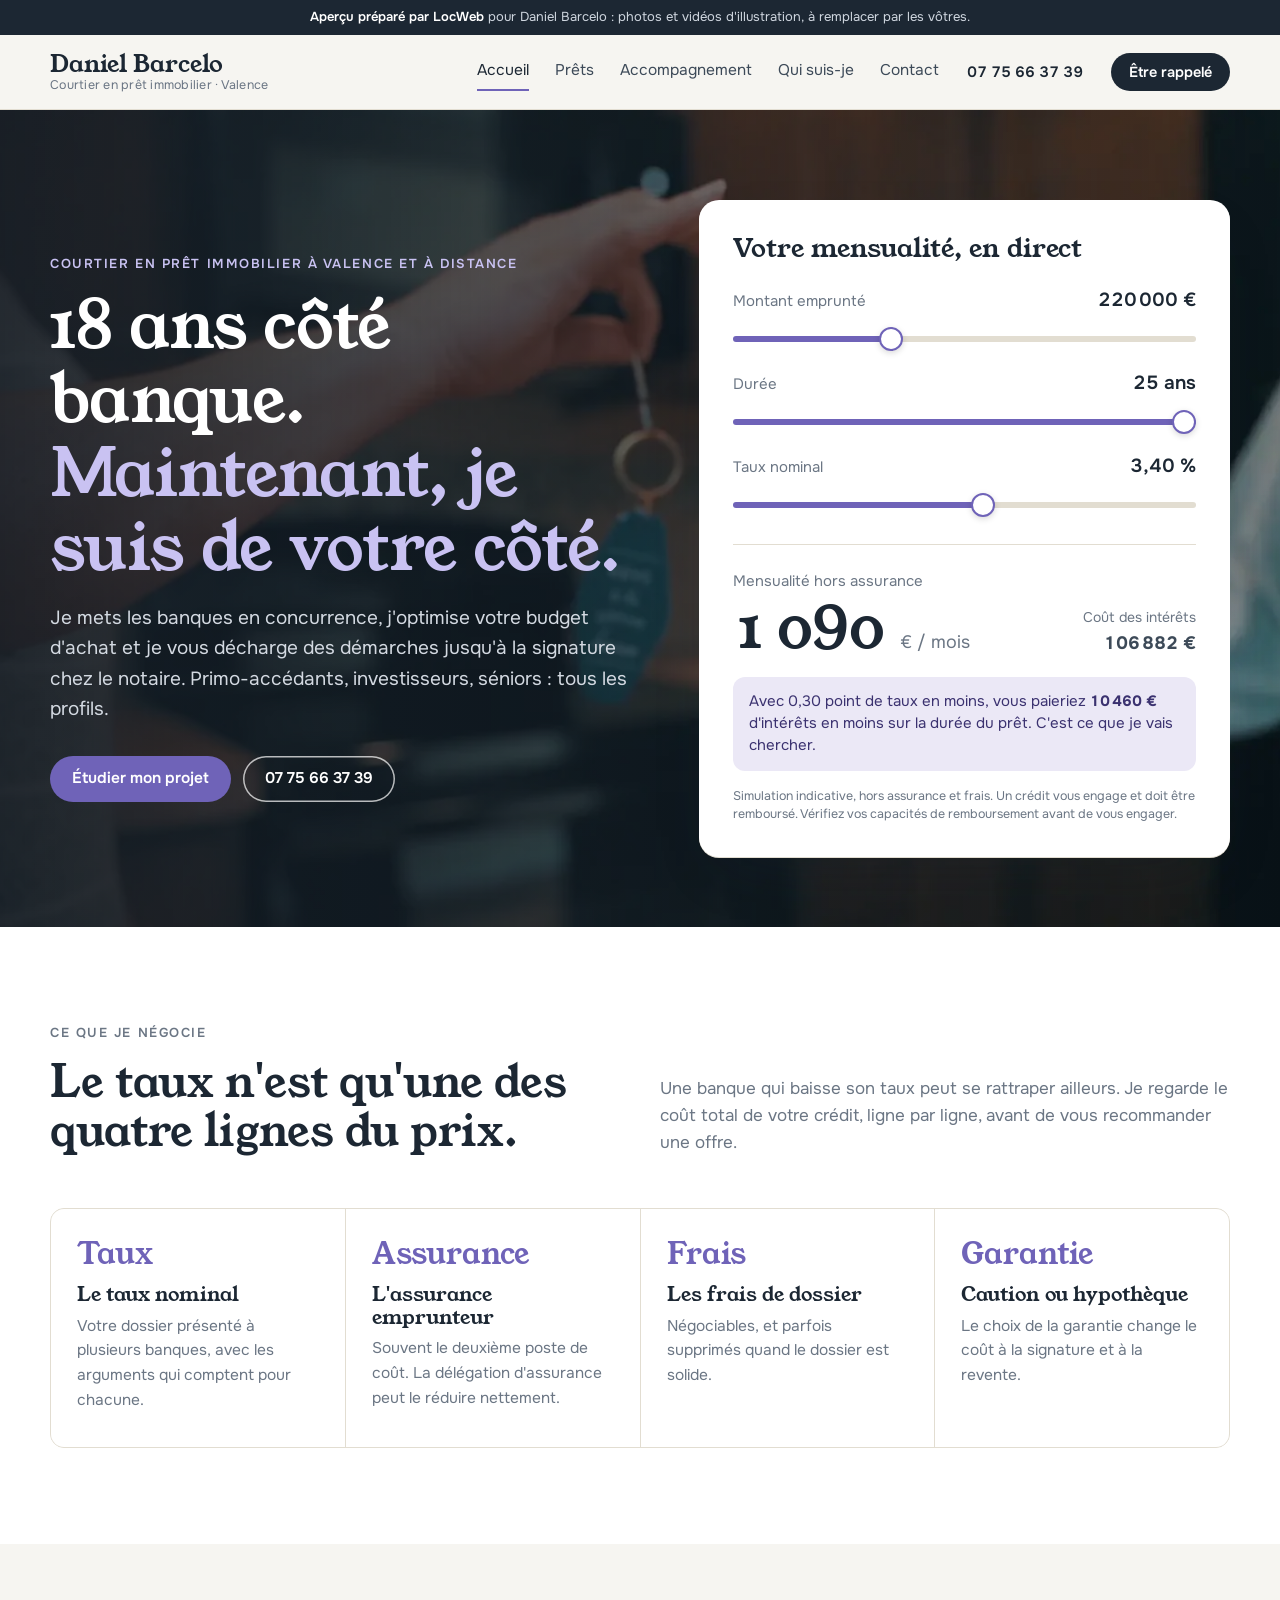
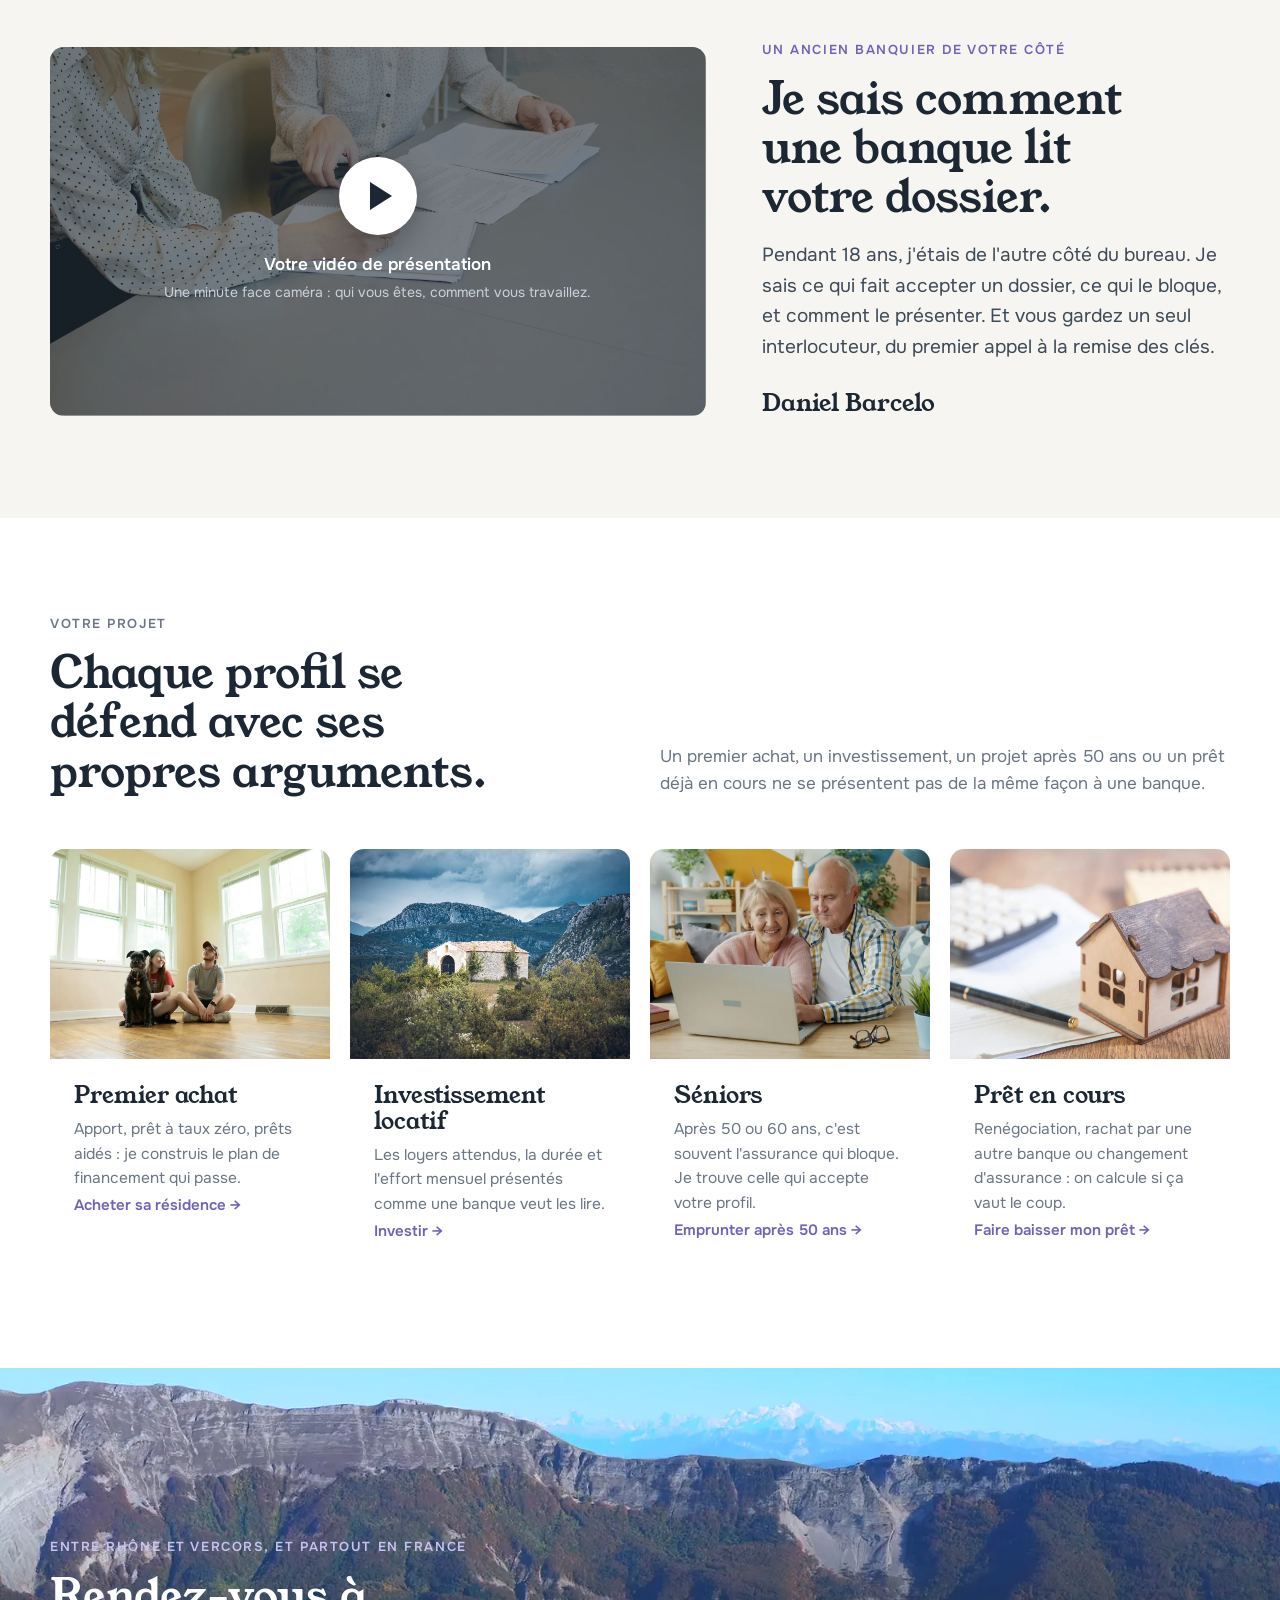
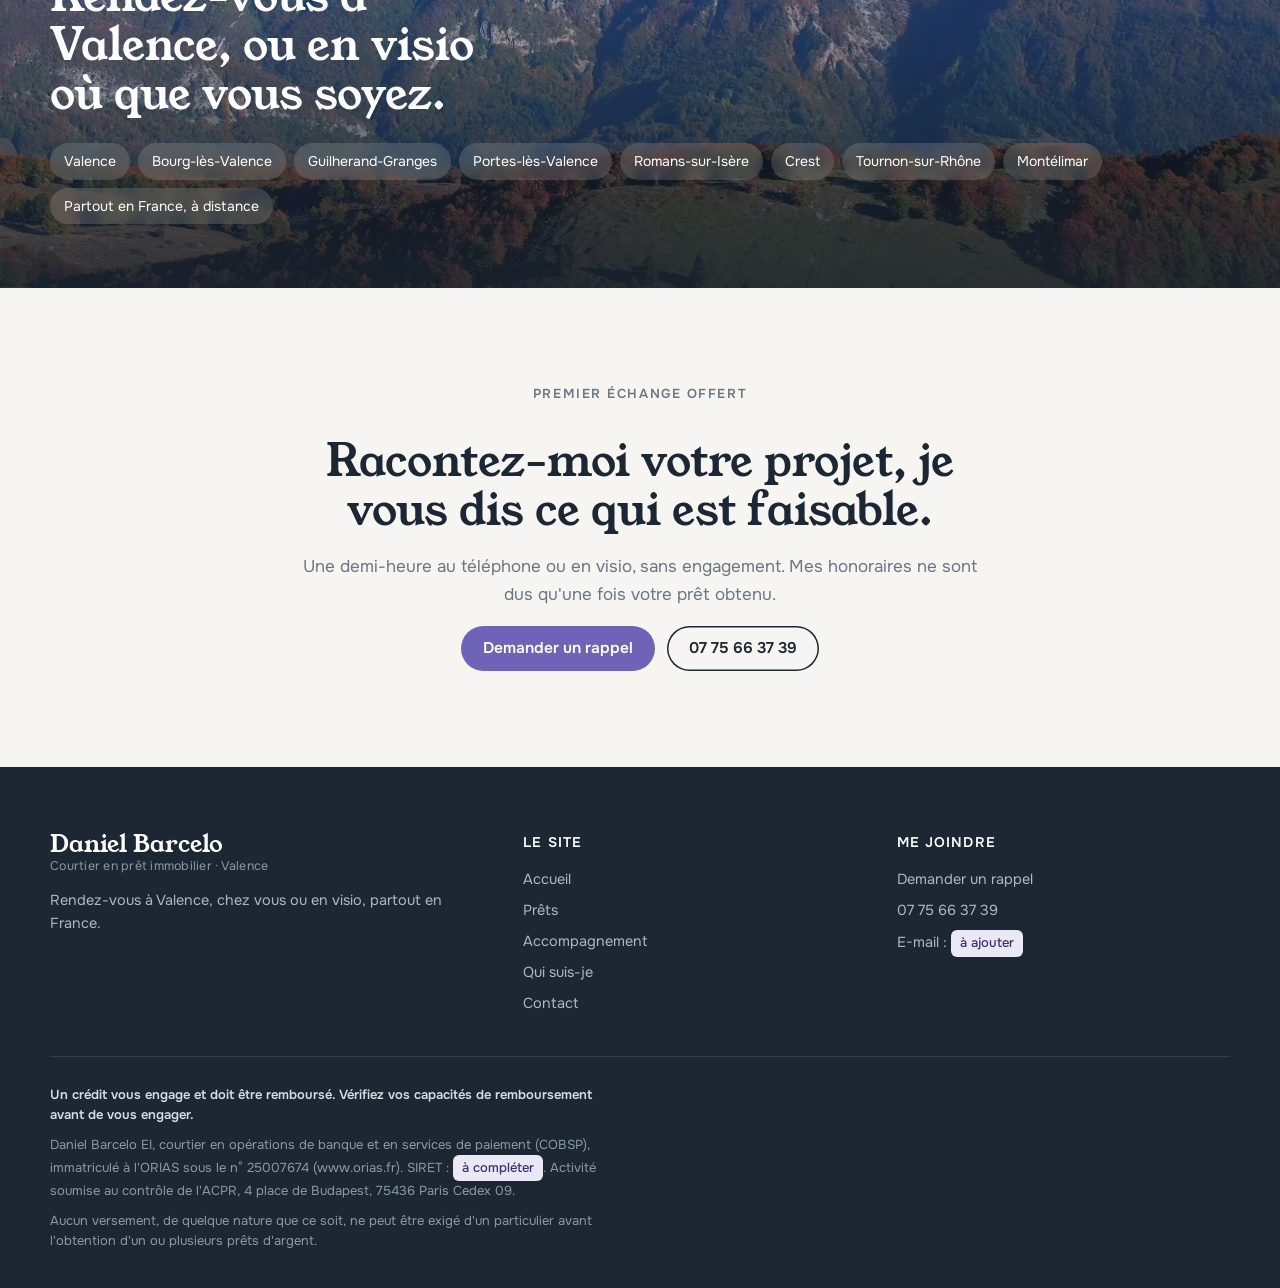
<file: index.html>
<!doctype html>
<html lang="fr">
<head>
<meta charset="utf-8">
<meta name="viewport" content="width=device-width, initial-scale=1">
<title>Daniel Barcelo | Courtier en prêt immobilier à Valence</title>
<meta name="description" content="Daniel Barcelo, courtier en prêt immobilier à Valence après 18 ans en banque : meilleur taux, assurance emprunteur, accompagnement jusqu'au notaire, à distance partout en France.">
<meta name="robots" content="noindex, nofollow">
<meta property="og:type" content="website"><meta property="og:locale" content="fr_FR">
<meta property="og:site_name" content="Daniel Barcelo, courtier en prêt immobilier">
<meta property="og:title" content="Daniel Barcelo | Courtier en prêt immobilier à Valence"><meta property="og:description" content="Daniel Barcelo, courtier en prêt immobilier à Valence après 18 ans en banque : meilleur taux, assurance emprunteur, accompagnement jusqu'au notaire, à distance partout en France.">
<meta property="og:url" content="https://shigyn.github.io/danielcourtier/"><meta property="og:image" content="https://shigyn.github.io/danielcourtier/og.jpg">
<meta name="twitter:card" content="summary_large_image">
<meta name="theme-color" content="#1c2733">
<link rel="preload" as="image" href="videos/cles.webp">
<link rel="preconnect" href="https://fonts.googleapis.com"><link rel="preconnect" href="https://fonts.gstatic.com" crossorigin>
<link href="https://fonts.googleapis.com/css2?family=Onest:wght@400;500;600&family=Young+Serif&display=swap" rel="stylesheet">
<script>document.documentElement.classList.add('js')</script>
<link rel="stylesheet" href="style.css?v=4">
<link rel="icon" href="data:image/svg+xml,%3Csvg xmlns='http://www.w3.org/2000/svg' viewBox='0 0 32 32'%3E%3Crect width='32' height='32' rx='8' fill='%231c2733'/%3E%3Ctext x='16' y='22' font-family='Georgia' font-size='17' fill='%23c9c2f2' text-anchor='middle'%3EDB%3C/text%3E%3C/svg%3E">
<script type="application/ld+json">{"@context": "https://schema.org", "@type": "FinancialService", "name": "Daniel Barcelo — Courtier en prêt immobilier", "description": "Courtier en prêt immobilier à Valence, 18 ans d'expérience en banque : recherche du meilleur taux, assurance emprunteur, renégociation. Tous profils, à distance partout en France.", "url": "https://shigyn.github.io/danielcourtier/", "telephone": "+33775663739", "image": "https://shigyn.github.io/danielcourtier/og.jpg", "address": {"@type": "PostalAddress", "addressLocality": "Valence", "postalCode": "26000", "addressRegion": "Drôme", "addressCountry": "FR"}, "areaServed": [{"@type": "City", "name": "Valence"}, {"@type": "AdministrativeArea", "name": "Drôme"}, {"@type": "AdministrativeArea", "name": "Ardèche"}, {"@type": "Country", "name": "France"}], "identifier": {"@type": "PropertyValue", "propertyID": "ORIAS", "value": "25007674"}, "founder": {"@type": "Person", "name": "Daniel Barcelo", "jobTitle": "Courtier en prêt immobilier", "sameAs": ["https://www.linkedin.com/in/daniel-barcelo-037586366"]}, "knowsAbout": ["Prêt immobilier", "Assurance emprunteur", "Rachat de crédit", "Renégociation de prêt", "Prêt à taux zéro", "Investissement locatif"]}</script>
</head>
<body>
<div class="apercu"><b>Aperçu préparé par LocWeb</b> pour Daniel Barcelo : photos et vidéos d'illustration, à remplacer par les vôtres.</div>
<header class="entete">
  <div class="conteneur">
    <a class="marque" href="index.html"><b>Daniel Barcelo</b><small>Courtier en prêt immobilier · Valence</small></a>
    <nav class="nav" aria-label="Menu principal"><a href="index.html" aria-current="page">Accueil</a><a href="prets.html">Prêts</a><a href="accompagnement.html">Accompagnement</a><a href="qui-suis-je.html">Qui suis-je</a><a href="contact.html">Contact</a></nav>
    <a class="tel-entete" href="tel:+33775663739">07 75 66 37 39</a>
    <a class="bouton" href="contact.html">Être rappelé</a>
    <button class="burger" type="button" aria-label="Ouvrir le menu" aria-expanded="false"><span></span><span></span><span></span></button>
  </div>
</header>
<main>

<section class="heros">
  <div class="heros-fond">
    <video data-ambiance autoplay muted loop playsinline preload="auto" poster="videos/cles.webp" aria-hidden="true"><source src="videos/cles.mp4" type="video/mp4"></video>
  </div>
  <div class="conteneur">
    <div class="heros-texte entree">
      <h1><span class="h1-cle">Courtier en prêt immobilier à Valence et à distance</span>18 ans côté banque. <em>Maintenant, je suis de votre côté.</em></h1>
      <p class="chapo">Je mets les banques en concurrence, j'optimise votre budget d'achat et je vous décharge des démarches jusqu'à la signature chez le notaire. Primo-accédants, investisseurs, séniors : tous les profils.</p>
      <div class="heros-actions"><a class="bouton bouton-lavande" href="contact.html">Étudier mon projet</a><a class="bouton bouton-clair" href="tel:+33775663739">07 75 66 37 39</a></div>
    </div>
    <form class="calcul entree-carte" data-calcul="mensualite" onsubmit="return false" aria-label="Calcul de mensualité">
      <h2>Votre mensualité, en direct</h2>
      <div class="curseur"><label for="c-montant">Montant emprunté <output data-o="montant"></output></label>
      <input id="c-montant" type="range" name="montant" min="30000" max="600000" step="5000" value="220000"></div>
      <div class="curseur"><label for="c-duree">Durée <output data-o="duree"></output></label>
      <input id="c-duree" type="range" name="duree" min="7" max="25" step="1" value="25"></div>
      <div class="curseur"><label for="c-taux">Taux nominal <output data-o="taux"></output></label>
      <input id="c-taux" type="range" name="taux" min="1.5" max="5" step="0.05" value="3.4"></div>
      <div class="resultat" aria-live="polite">
        <span class="resultat-libelle">Mensualité hors assurance</span>
        <span class="resultat-chiffre"><span data-o="mens"></span> <small>€ / mois</small></span>
        <span class="resultat-cout">Coût des intérêts<b><span data-o="cout"></span> €</b></span>
      </div>
      <p class="gain">Avec 0,30 point de taux en moins, vous paieriez <b><span data-o="gain"></span> €</b> d'intérêts en moins sur la durée du prêt. C'est ce que je vais chercher.</p>
      <p class="avertissement">Simulation indicative, hors assurance et frais. Un crédit vous engage et doit être remboursé. Vérifiez vos capacités de remboursement avant de vous engager.</p>
    </form>
  </div>
</section>

<section class="section section-blanche">
  <div class="conteneur">
    <div class="tete-section revele">
      <div><p class="surtitre">Ce que je négocie</p><h2>Le taux n'est qu'une des quatre lignes du prix.</h2></div>
      <p>Une banque qui baisse son taux peut se rattraper ailleurs. Je regarde le coût total de votre crédit, ligne par ligne, avant de vous recommander une offre.</p>
    </div>
    <div class="leviers revele">
      <div class="levier"><div class="levier-mot">Taux</div><h3>Le taux nominal</h3><p>Votre dossier présenté à plusieurs banques, avec les arguments qui comptent pour chacune.</p></div>
      <div class="levier"><div class="levier-mot">Assurance</div><h3>L'assurance emprunteur</h3><p>Souvent le deuxième poste de coût. La délégation d'assurance peut le réduire nettement.</p></div>
      <div class="levier"><div class="levier-mot">Frais</div><h3>Les frais de dossier</h3><p>Négociables, et parfois supprimés quand le dossier est solide.</p></div>
      <div class="levier"><div class="levier-mot">Garantie</div><h3>Caution ou hypothèque</h3><p>Le choix de la garantie change le coût à la signature et à la revente.</p></div>
    </div>
  </div>
</section>

<section class="section">
  <div class="conteneur media-perso">
    <div class="cadre-video rideau">
      <img src="photos/rendez-vous.webp" alt="" loading="lazy">
      <div><span class="lecture" aria-hidden="true"></span><strong>Votre vidéo de présentation</strong><small>Une minute face caméra : qui vous êtes, comment vous travaillez.</small></div>
    </div>
    <div class="revele">
      <p class="surtitre">Un ancien banquier de votre côté</p>
      <h2>Je sais comment une banque lit votre dossier.</h2>
      <p class="chapo">Pendant 18 ans, j'étais de l'autre côté du bureau. Je sais ce qui fait accepter un dossier, ce qui le bloque, et comment le présenter. Et vous gardez un seul interlocuteur, du premier appel à la remise des clés.</p>
      <p class="signature-nom">Daniel Barcelo</p>
    </div>
  </div>
</section>

<section class="section section-blanche">
  <div class="conteneur">
    <div class="tete-section revele">
      <div><p class="surtitre">Votre projet</p><h2>Chaque profil se défend avec ses propres arguments.</h2></div>
      <p>Un premier achat, un investissement, un projet après 50 ans ou un prêt déjà en cours ne se présentent pas de la même façon à une banque.</p>
    </div>
    <div class="profils">
      <a class="profil revele" href="prets.html#residence"><img src="photos/couple-vide.webp" alt="Un couple assis dans le salon vide de leur nouveau logement" loading="lazy"><div><h3>Premier achat</h3><p>Apport, prêt à taux zéro, prêts aidés : je construis le plan de financement qui passe.</p><span class="lien">Acheter sa résidence →</span></div></a>
      <a class="profil revele" href="prets.html#investissement"><img src="photos/mas.webp" alt="Un mas en pierre au pied des montagnes" loading="lazy"><div><h3>Investissement locatif</h3><p>Les loyers attendus, la durée et l'effort mensuel présentés comme une banque veut les lire.</p><span class="lien">Investir →</span></div></a>
      <a class="profil revele" href="prets.html#seniors"><img src="photos/seniors.webp" alt="Un couple de retraités consulte un ordinateur dans leur salon" loading="lazy"><div><h3>Séniors</h3><p>Après 50 ou 60 ans, c'est souvent l'assurance qui bloque. Je trouve celle qui accepte votre profil.</p><span class="lien">Emprunter après 50 ans →</span></div></a>
      <a class="profil revele" href="prets.html#renegociation"><img src="photos/maquette.webp" alt="Une maquette de maison posée près d'une calculatrice" loading="lazy"><div><h3>Prêt en cours</h3><p>Renégociation, rachat par une autre banque ou changement d'assurance : on calcule si ça vaut le coup.</p><span class="lien">Faire baisser mon prêt →</span></div></a>
    </div>
  </div>
</section>

<section class="bandeau-local">
  <video data-ambiance autoplay muted loop playsinline preload="metadata" poster="videos/vercors.webp" aria-hidden="true"><source src="videos/vercors.mp4" type="video/mp4"></video>
  <div class="conteneur revele">
    <p class="surtitre" style="color:#c9c2f2">Entre Rhône et Vercors, et partout en France</p>
    <h2>Rendez-vous à Valence, ou en visio où que vous soyez.</h2>
    <div class="communes"><span>Valence</span><span>Bourg-lès-Valence</span><span>Guilherand-Granges</span><span>Portes-lès-Valence</span><span>Romans-sur-Isère</span><span>Crest</span><span>Tournon-sur-Rhône</span><span>Montélimar</span><span>Partout en France, à distance</span></div>
  </div>
</section>

<section class="section">
  <div class="conteneur appel revele">
    <p class="surtitre">Premier échange offert</p>
    <h2>Racontez-moi votre projet, je vous dis ce qui est faisable.</h2>
    <p>Une demi-heure au téléphone ou en visio, sans engagement. Mes honoraires ne sont dus qu'une fois votre prêt obtenu.</p>
    <div class="heros-actions" style="justify-content:center;margin-top:0"><a class="bouton bouton-lavande" href="contact.html">Demander un rappel</a><a class="bouton bouton-clair" href="tel:+33775663739">07 75 66 37 39</a></div>
  </div>
</section>

</main>
<footer class="pied">
  <div class="conteneur">
    <div class="pied-haut">
      <div>
        <a class="marque" href="index.html"><b>Daniel Barcelo</b><small>Courtier en prêt immobilier · Valence</small></a>
        <p style="margin-top:16px">Rendez-vous à Valence, chez vous ou en visio, partout en France.</p>
      </div>
      <div><h4>Le site</h4><ul><li><a href="index.html">Accueil</a></li><li><a href="prets.html">Prêts</a></li><li><a href="accompagnement.html">Accompagnement</a></li><li><a href="qui-suis-je.html">Qui suis-je</a></li><li><a href="contact.html">Contact</a></li></ul></div>
      <div><h4>Me joindre</h4><ul><li><a href="contact.html">Demander un rappel</a></li><li><a href="tel:+33775663739">07 75 66 37 39</a></li><li>E-mail : <span class="a-completer">à ajouter</span></li></ul></div>
    </div>
    <div class="mentions">
      <p><strong>Un crédit vous engage et doit être remboursé. Vérifiez vos capacités de remboursement avant de vous engager.</strong></p>
      <p>Daniel Barcelo EI, courtier en opérations de banque et en services de paiement (COBSP), immatriculé à l'ORIAS sous le n° 25007674 (www.orias.fr). SIRET : <span class="a-completer">à compléter</span>. Activité soumise au contrôle de l'ACPR, 4 place de Budapest, 75436 Paris Cedex 09.</p>
      <p>Aucun versement, de quelque nature que ce soit, ne peut être exigé d'un particulier avant l'obtention d'un ou plusieurs prêts d'argent.</p>
    </div>
  </div>
</footer>
<a class="appel-flottant" href="tel:+33775663739" aria-label="Appeler Daniel Barcelo au 07 75 66 37 39"><svg viewBox="0 0 24 24" width="20" height="20" aria-hidden="true"><path fill="currentColor" d="M6.6 10.8a15.1 15.1 0 0 0 6.6 6.6l2.2-2.2a1 1 0 0 1 1-.25 11.4 11.4 0 0 0 3.6.57 1 1 0 0 1 1 1V20a1 1 0 0 1-1 1A17 17 0 0 1 3 4a1 1 0 0 1 1-1h3.5a1 1 0 0 1 1 1c0 1.25.2 2.45.57 3.57a1 1 0 0 1-.25 1z"/></svg>Appeler</a>
<script src="app.js?v=4" defer></script>
</body>
</html>
</file>
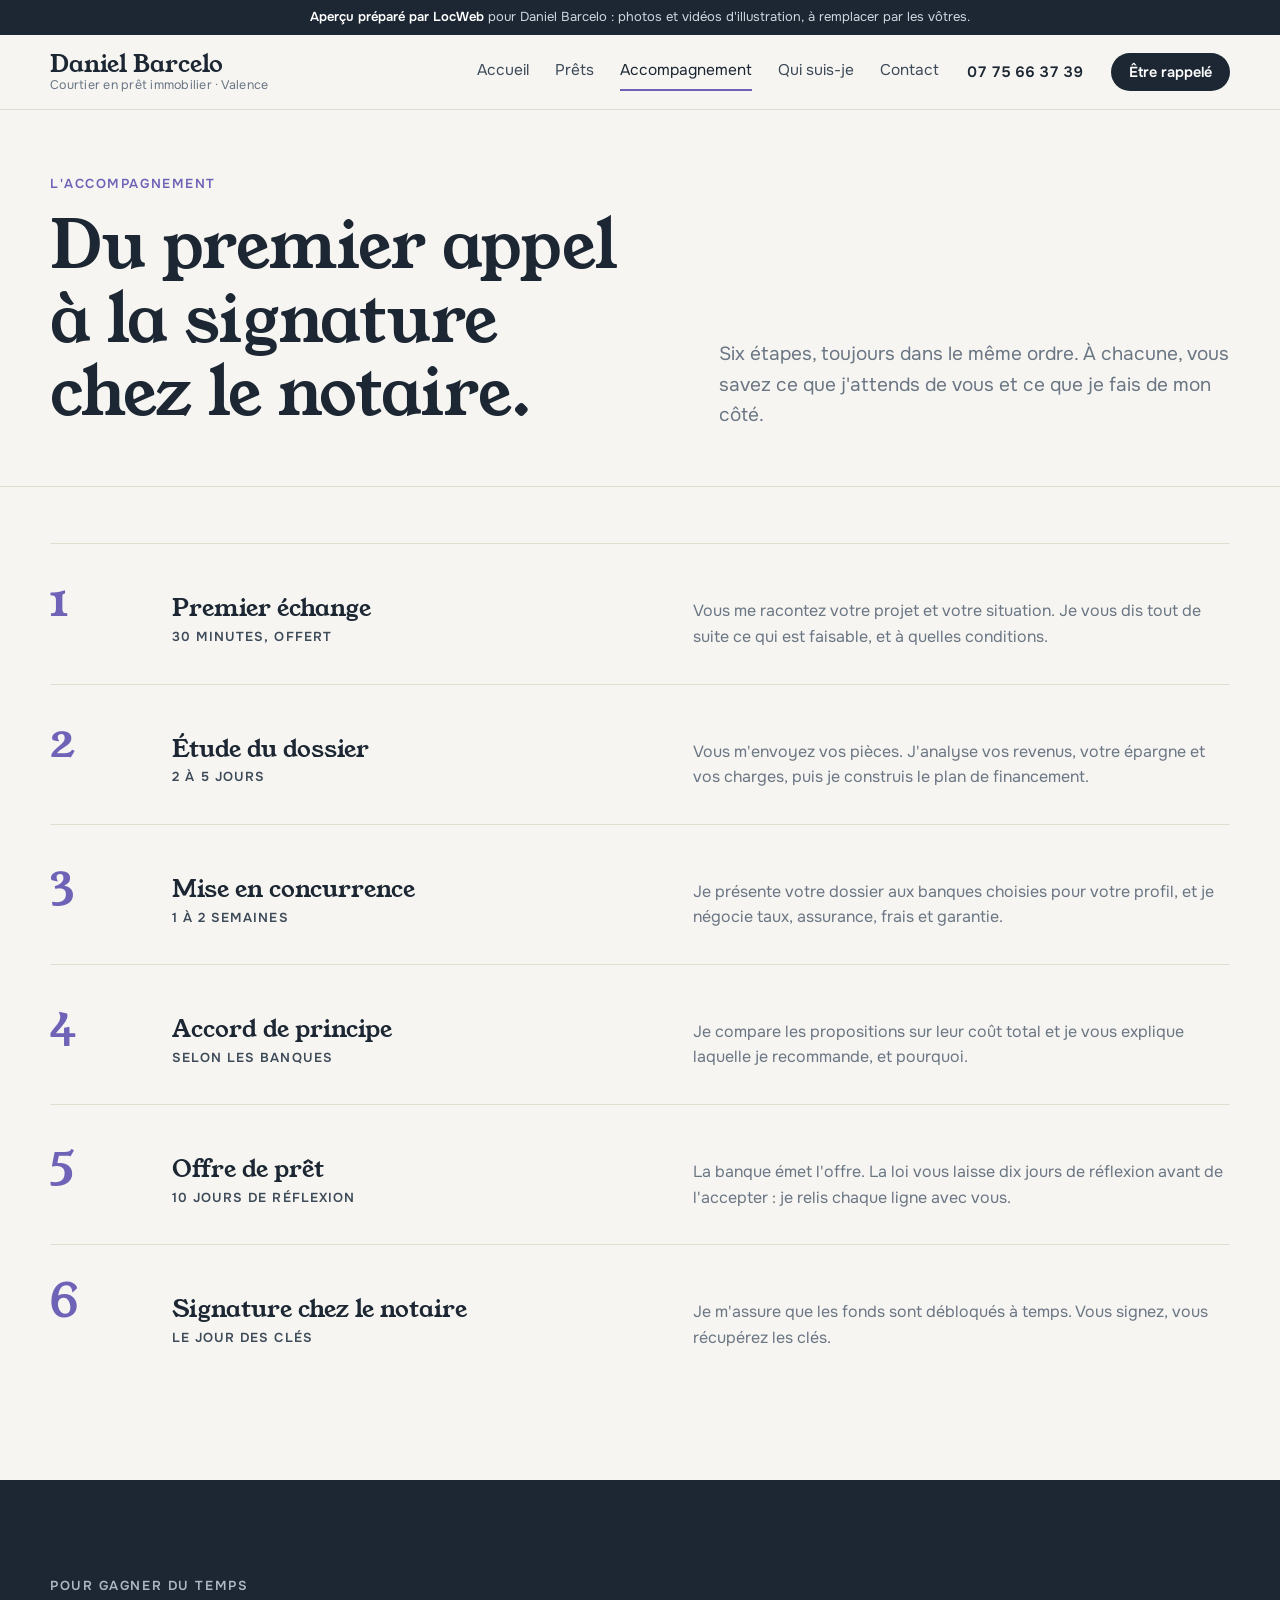
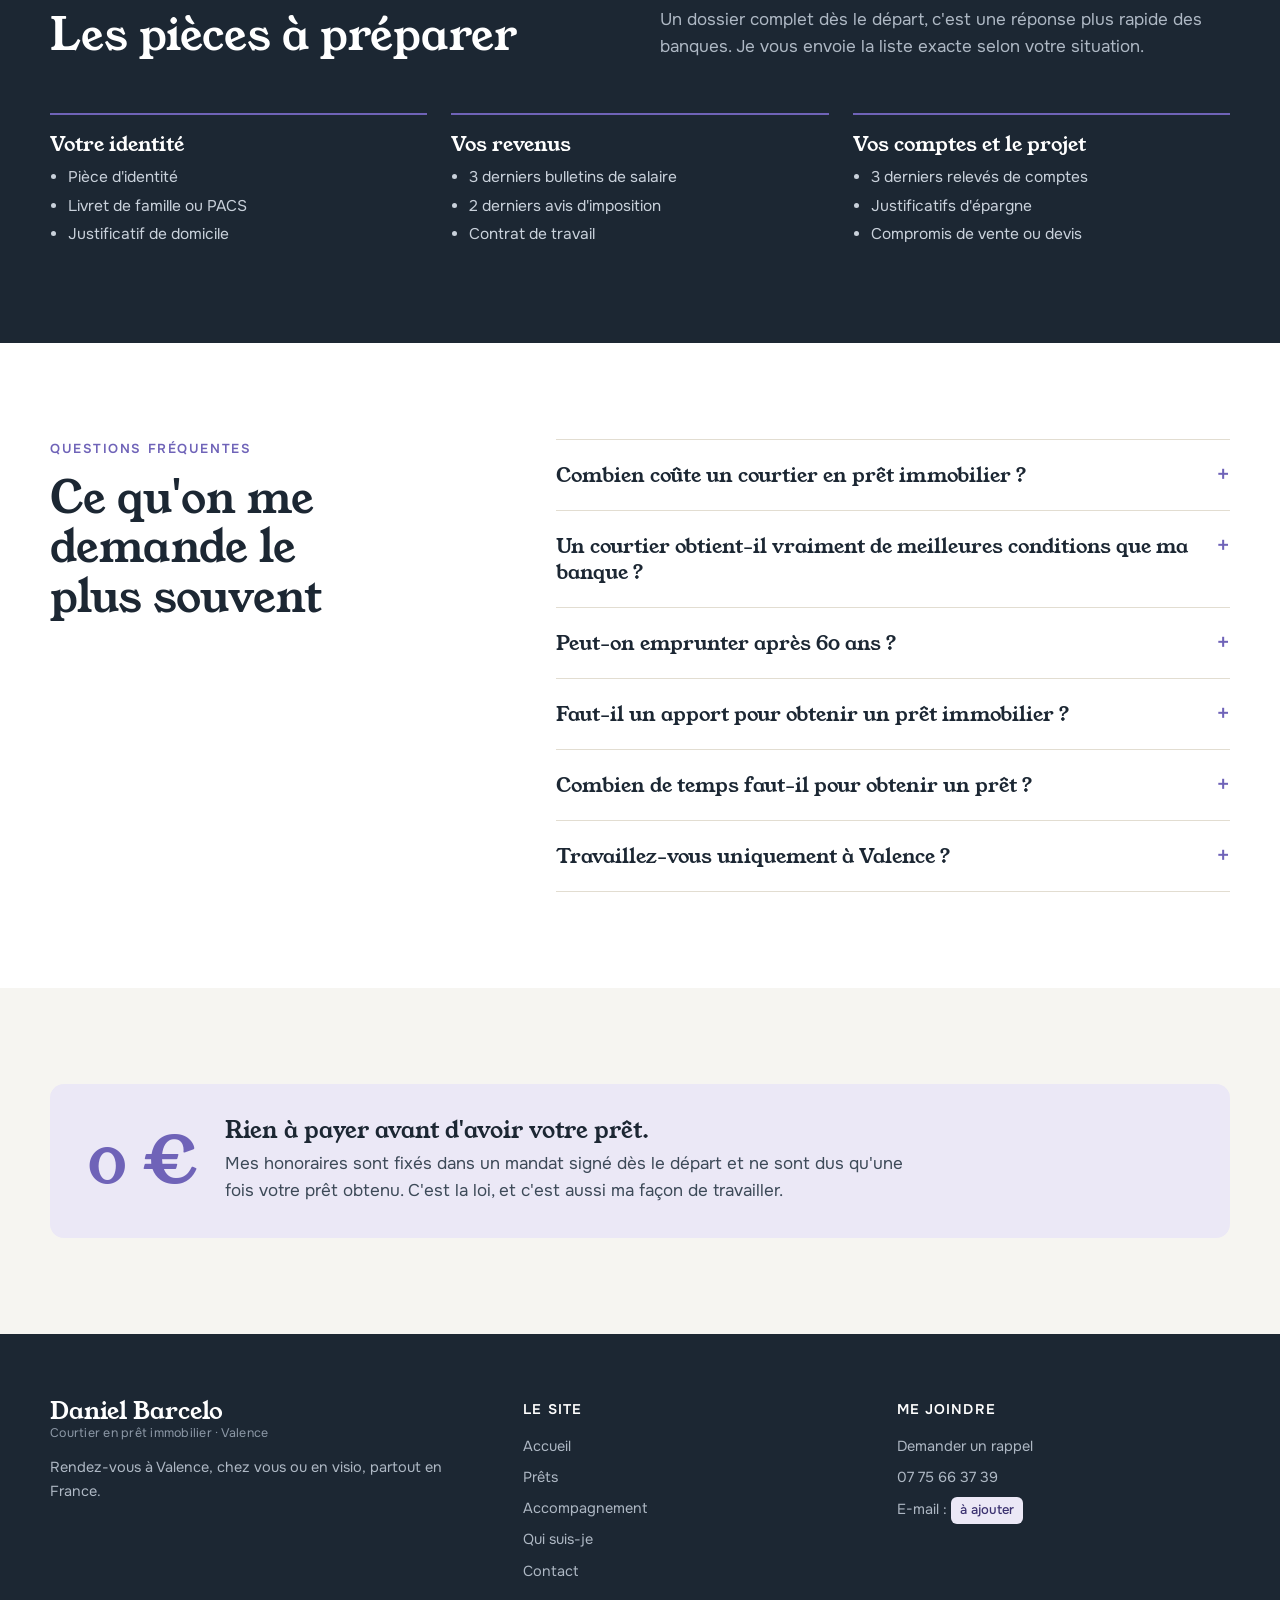
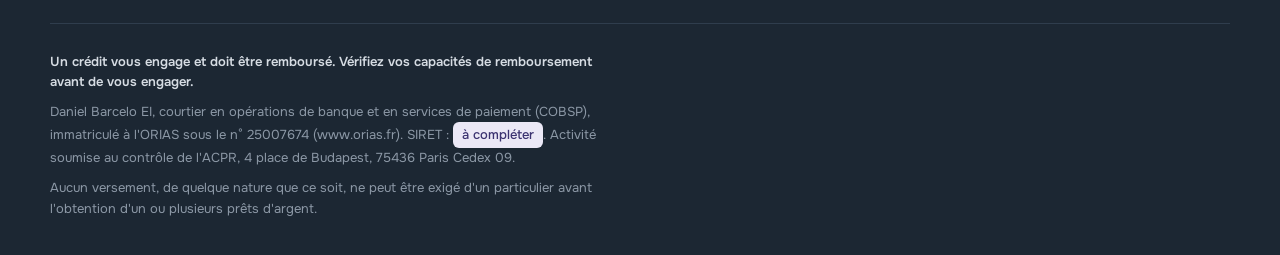
<file: accompagnement.html>
<!doctype html>
<html lang="fr">
<head>
<meta charset="utf-8">
<meta name="viewport" content="width=device-width, initial-scale=1">
<title>Accompagnement | Daniel Barcelo, courtier à Valence</title>
<meta name="description" content="Les six étapes d'un prêt immobilier avec Daniel Barcelo, du premier échange à la signature chez le notaire.">
<meta name="robots" content="noindex, nofollow">
<meta property="og:type" content="website"><meta property="og:locale" content="fr_FR">
<meta property="og:site_name" content="Daniel Barcelo, courtier en prêt immobilier">
<meta property="og:title" content="Accompagnement | Daniel Barcelo, courtier à Valence"><meta property="og:description" content="Les six étapes d'un prêt immobilier avec Daniel Barcelo, du premier échange à la signature chez le notaire.">
<meta property="og:url" content="https://shigyn.github.io/danielcourtier/accompagnement.html"><meta property="og:image" content="https://shigyn.github.io/danielcourtier/og.jpg">
<meta name="twitter:card" content="summary_large_image">
<meta name="theme-color" content="#1c2733">
<link rel="preconnect" href="https://fonts.googleapis.com"><link rel="preconnect" href="https://fonts.gstatic.com" crossorigin>
<link href="https://fonts.googleapis.com/css2?family=Onest:wght@400;500;600&family=Young+Serif&display=swap" rel="stylesheet">
<script>document.documentElement.classList.add('js')</script>
<link rel="stylesheet" href="style.css?v=4">
<link rel="icon" href="data:image/svg+xml,%3Csvg xmlns='http://www.w3.org/2000/svg' viewBox='0 0 32 32'%3E%3Crect width='32' height='32' rx='8' fill='%231c2733'/%3E%3Ctext x='16' y='22' font-family='Georgia' font-size='17' fill='%23c9c2f2' text-anchor='middle'%3EDB%3C/text%3E%3C/svg%3E">
<script type="application/ld+json">{"@context": "https://schema.org", "@type": "FinancialService", "name": "Daniel Barcelo — Courtier en prêt immobilier", "description": "Courtier en prêt immobilier à Valence, 18 ans d'expérience en banque : recherche du meilleur taux, assurance emprunteur, renégociation. Tous profils, à distance partout en France.", "url": "https://shigyn.github.io/danielcourtier/", "telephone": "+33775663739", "image": "https://shigyn.github.io/danielcourtier/og.jpg", "address": {"@type": "PostalAddress", "addressLocality": "Valence", "postalCode": "26000", "addressRegion": "Drôme", "addressCountry": "FR"}, "areaServed": [{"@type": "City", "name": "Valence"}, {"@type": "AdministrativeArea", "name": "Drôme"}, {"@type": "AdministrativeArea", "name": "Ardèche"}, {"@type": "Country", "name": "France"}], "identifier": {"@type": "PropertyValue", "propertyID": "ORIAS", "value": "25007674"}, "founder": {"@type": "Person", "name": "Daniel Barcelo", "jobTitle": "Courtier en prêt immobilier", "sameAs": ["https://www.linkedin.com/in/daniel-barcelo-037586366"]}, "knowsAbout": ["Prêt immobilier", "Assurance emprunteur", "Rachat de crédit", "Renégociation de prêt", "Prêt à taux zéro", "Investissement locatif"]}</script><script type="application/ld+json">{"@context": "https://schema.org", "@type": "FAQPage", "mainEntity": [{"@type": "Question", "name": "Combien coûte un courtier en prêt immobilier ?", "acceptedAnswer": {"@type": "Answer", "text": "Rien tant que votre prêt n'est pas obtenu. Mes honoraires sont fixés dans un mandat signé dès le départ et ne sont dus qu'une fois le prêt accordé. Le premier échange est offert."}}, {"@type": "Question", "name": "Un courtier obtient-il vraiment de meilleures conditions que ma banque ?", "acceptedAnswer": {"@type": "Answer", "text": "Je présente votre dossier à plusieurs banques et je négocie le taux, mais aussi l'assurance emprunteur, les frais de dossier et la garantie. C'est le coût total du crédit qui compte, et c'est lui que je compare."}}, {"@type": "Question", "name": "Peut-on emprunter après 60 ans ?", "acceptedAnswer": {"@type": "Answer", "text": "Oui. La difficulté vient surtout de l'assurance : limites d'âge, questionnaire de santé, surprimes. Je cherche les contrats qui acceptent votre profil. Depuis la loi Lemoine, le questionnaire de santé est supprimé si la part assurée est inférieure à 200 000 € par personne et que le prêt se termine avant vos 60 ans."}}, {"@type": "Question", "name": "Faut-il un apport pour obtenir un prêt immobilier ?", "acceptedAnswer": {"@type": "Answer", "text": "Les banques demandent le plus souvent un apport couvrant au moins les frais de notaire et de garantie. Sans apport, c'est plus difficile mais pas impossible : tout dépend de vos revenus, de votre épargne et de la qualité du dossier."}}, {"@type": "Question", "name": "Combien de temps faut-il pour obtenir un prêt ?", "acceptedAnswer": {"@type": "Answer", "text": "Comptez quelques semaines entre un dossier complet et l'offre de prêt, puis les 10 jours de réflexion imposés par la loi avant de l'accepter. Un dossier complet dès le départ fait gagner beaucoup de temps."}}, {"@type": "Question", "name": "Travaillez-vous uniquement à Valence ?", "acceptedAnswer": {"@type": "Answer", "text": "Non. Je reçois à Valence et dans la Drôme, et j'accompagne mes clients partout en France à distance, par téléphone et en visio. Les documents s'échangent par e-mail."}}]}</script>
</head>
<body>
<div class="apercu"><b>Aperçu préparé par LocWeb</b> pour Daniel Barcelo : photos et vidéos d'illustration, à remplacer par les vôtres.</div>
<header class="entete">
  <div class="conteneur">
    <a class="marque" href="index.html"><b>Daniel Barcelo</b><small>Courtier en prêt immobilier · Valence</small></a>
    <nav class="nav" aria-label="Menu principal"><a href="index.html">Accueil</a><a href="prets.html">Prêts</a><a href="accompagnement.html" aria-current="page">Accompagnement</a><a href="qui-suis-je.html">Qui suis-je</a><a href="contact.html">Contact</a></nav>
    <a class="tel-entete" href="tel:+33775663739">07 75 66 37 39</a>
    <a class="bouton" href="contact.html">Être rappelé</a>
    <button class="burger" type="button" aria-label="Ouvrir le menu" aria-expanded="false"><span></span><span></span><span></span></button>
  </div>
</header>
<main>

<section class="tete-page">
  <div class="conteneur">
    <div class="revele"><p class="surtitre">L'accompagnement</p><h1>Du premier appel à la signature chez le notaire.</h1></div>
    <p class="chapo revele">Six étapes, toujours dans le même ordre. À chacune, vous savez ce que j'attends de vous et ce que je fais de mon côté.</p>
  </div>
</section>
<section class="section" style="padding-top:56px">
  <div class="conteneur">
    <ol class="etapes">
      <li class="etape revele"><h3>Premier échange<span class="duree">30 minutes, offert</span></h3><p>Vous me racontez votre projet et votre situation. Je vous dis tout de suite ce qui est faisable, et à quelles conditions.</p></li>
      <li class="etape revele"><h3>Étude du dossier<span class="duree">2 à 5 jours</span></h3><p>Vous m'envoyez vos pièces. J'analyse vos revenus, votre épargne et vos charges, puis je construis le plan de financement.</p></li>
      <li class="etape revele"><h3>Mise en concurrence<span class="duree">1 à 2 semaines</span></h3><p>Je présente votre dossier aux banques choisies pour votre profil, et je négocie taux, assurance, frais et garantie.</p></li>
      <li class="etape revele"><h3>Accord de principe<span class="duree">Selon les banques</span></h3><p>Je compare les propositions sur leur coût total et je vous explique laquelle je recommande, et pourquoi.</p></li>
      <li class="etape revele"><h3>Offre de prêt<span class="duree">10 jours de réflexion</span></h3><p>La banque émet l'offre. La loi vous laisse dix jours de réflexion avant de l'accepter : je relis chaque ligne avec vous.</p></li>
      <li class="etape revele"><h3>Signature chez le notaire<span class="duree">Le jour des clés</span></h3><p>Je m'assure que les fonds sont débloqués à temps. Vous signez, vous récupérez les clés.</p></li>
    </ol>
  </div>
</section>
<section class="section section-sombre">
  <div class="conteneur">
    <div class="tete-section revele">
      <div><p class="surtitre">Pour gagner du temps</p><h2>Les pièces à préparer</h2></div>
      <p>Un dossier complet dès le départ, c'est une réponse plus rapide des banques. Je vous envoie la liste exacte selon votre situation.</p>
    </div>
    <div class="pieces">
      <div class="piece revele"><h3>Votre identité</h3><ul><li>Pièce d'identité</li><li>Livret de famille ou PACS</li><li>Justificatif de domicile</li></ul></div>
      <div class="piece revele"><h3>Vos revenus</h3><ul><li>3 derniers bulletins de salaire</li><li>2 derniers avis d'imposition</li><li>Contrat de travail</li></ul></div>
      <div class="piece revele"><h3>Vos comptes et le projet</h3><ul><li>3 derniers relevés de comptes</li><li>Justificatifs d'épargne</li><li>Compromis de vente ou devis</li></ul></div>
    </div>
  </div>
</section>
<section class="section section-blanche">
  <div class="conteneur faq-grille">
    <div class="revele"><p class="surtitre">Questions fréquentes</p><h2>Ce qu'on me demande le plus souvent</h2></div>
    <div class="faq">
      <details class="revele"><summary>Combien coûte un courtier en prêt immobilier ?</summary><p>Rien tant que votre prêt n'est pas obtenu. Mes honoraires sont fixés dans un mandat signé dès le départ et ne sont dus qu'une fois le prêt accordé. Le premier échange est offert.</p></details>
      <details class="revele"><summary>Un courtier obtient-il vraiment de meilleures conditions que ma banque ?</summary><p>Je présente votre dossier à plusieurs banques et je négocie le taux, mais aussi l'assurance emprunteur, les frais de dossier et la garantie. C'est le coût total du crédit qui compte, et c'est lui que je compare.</p></details>
      <details class="revele"><summary>Peut-on emprunter après 60 ans ?</summary><p>Oui. La difficulté vient surtout de l'assurance : limites d'âge, questionnaire de santé, surprimes. Je cherche les contrats qui acceptent votre profil. Depuis la loi Lemoine, le questionnaire de santé est supprimé si la part assurée est inférieure à 200 000 € par personne et que le prêt se termine avant vos 60 ans.</p></details>
      <details class="revele"><summary>Faut-il un apport pour obtenir un prêt immobilier ?</summary><p>Les banques demandent le plus souvent un apport couvrant au moins les frais de notaire et de garantie. Sans apport, c'est plus difficile mais pas impossible : tout dépend de vos revenus, de votre épargne et de la qualité du dossier.</p></details>
      <details class="revele"><summary>Combien de temps faut-il pour obtenir un prêt ?</summary><p>Comptez quelques semaines entre un dossier complet et l'offre de prêt, puis les 10 jours de réflexion imposés par la loi avant de l'accepter. Un dossier complet dès le départ fait gagner beaucoup de temps.</p></details>
      <details class="revele"><summary>Travaillez-vous uniquement à Valence ?</summary><p>Non. Je reçois à Valence et dans la Drôme, et j'accompagne mes clients partout en France à distance, par téléphone et en visio. Les documents s'échangent par e-mail.</p></details>
    </div>
  </div>
</section>
<section class="section">
  <div class="conteneur">
    <div class="encart revele">
      <div class="encart-mot">0 €</div>
      <div><h3>Rien à payer avant d'avoir votre prêt.</h3><p>Mes honoraires sont fixés dans un mandat signé dès le départ et ne sont dus qu'une fois votre prêt obtenu. C'est la loi, et c'est aussi ma façon de travailler.</p></div>
    </div>
  </div>
</section>

</main>
<footer class="pied">
  <div class="conteneur">
    <div class="pied-haut">
      <div>
        <a class="marque" href="index.html"><b>Daniel Barcelo</b><small>Courtier en prêt immobilier · Valence</small></a>
        <p style="margin-top:16px">Rendez-vous à Valence, chez vous ou en visio, partout en France.</p>
      </div>
      <div><h4>Le site</h4><ul><li><a href="index.html">Accueil</a></li><li><a href="prets.html">Prêts</a></li><li><a href="accompagnement.html">Accompagnement</a></li><li><a href="qui-suis-je.html">Qui suis-je</a></li><li><a href="contact.html">Contact</a></li></ul></div>
      <div><h4>Me joindre</h4><ul><li><a href="contact.html">Demander un rappel</a></li><li><a href="tel:+33775663739">07 75 66 37 39</a></li><li>E-mail : <span class="a-completer">à ajouter</span></li></ul></div>
    </div>
    <div class="mentions">
      <p><strong>Un crédit vous engage et doit être remboursé. Vérifiez vos capacités de remboursement avant de vous engager.</strong></p>
      <p>Daniel Barcelo EI, courtier en opérations de banque et en services de paiement (COBSP), immatriculé à l'ORIAS sous le n° 25007674 (www.orias.fr). SIRET : <span class="a-completer">à compléter</span>. Activité soumise au contrôle de l'ACPR, 4 place de Budapest, 75436 Paris Cedex 09.</p>
      <p>Aucun versement, de quelque nature que ce soit, ne peut être exigé d'un particulier avant l'obtention d'un ou plusieurs prêts d'argent.</p>
    </div>
  </div>
</footer>
<a class="appel-flottant" href="tel:+33775663739" aria-label="Appeler Daniel Barcelo au 07 75 66 37 39"><svg viewBox="0 0 24 24" width="20" height="20" aria-hidden="true"><path fill="currentColor" d="M6.6 10.8a15.1 15.1 0 0 0 6.6 6.6l2.2-2.2a1 1 0 0 1 1-.25 11.4 11.4 0 0 0 3.6.57 1 1 0 0 1 1 1V20a1 1 0 0 1-1 1A17 17 0 0 1 3 4a1 1 0 0 1 1-1h3.5a1 1 0 0 1 1 1c0 1.25.2 2.45.57 3.57a1 1 0 0 1-.25 1z"/></svg>Appeler</a>
<script src="app.js?v=4" defer></script>
</body>
</html>
</file>
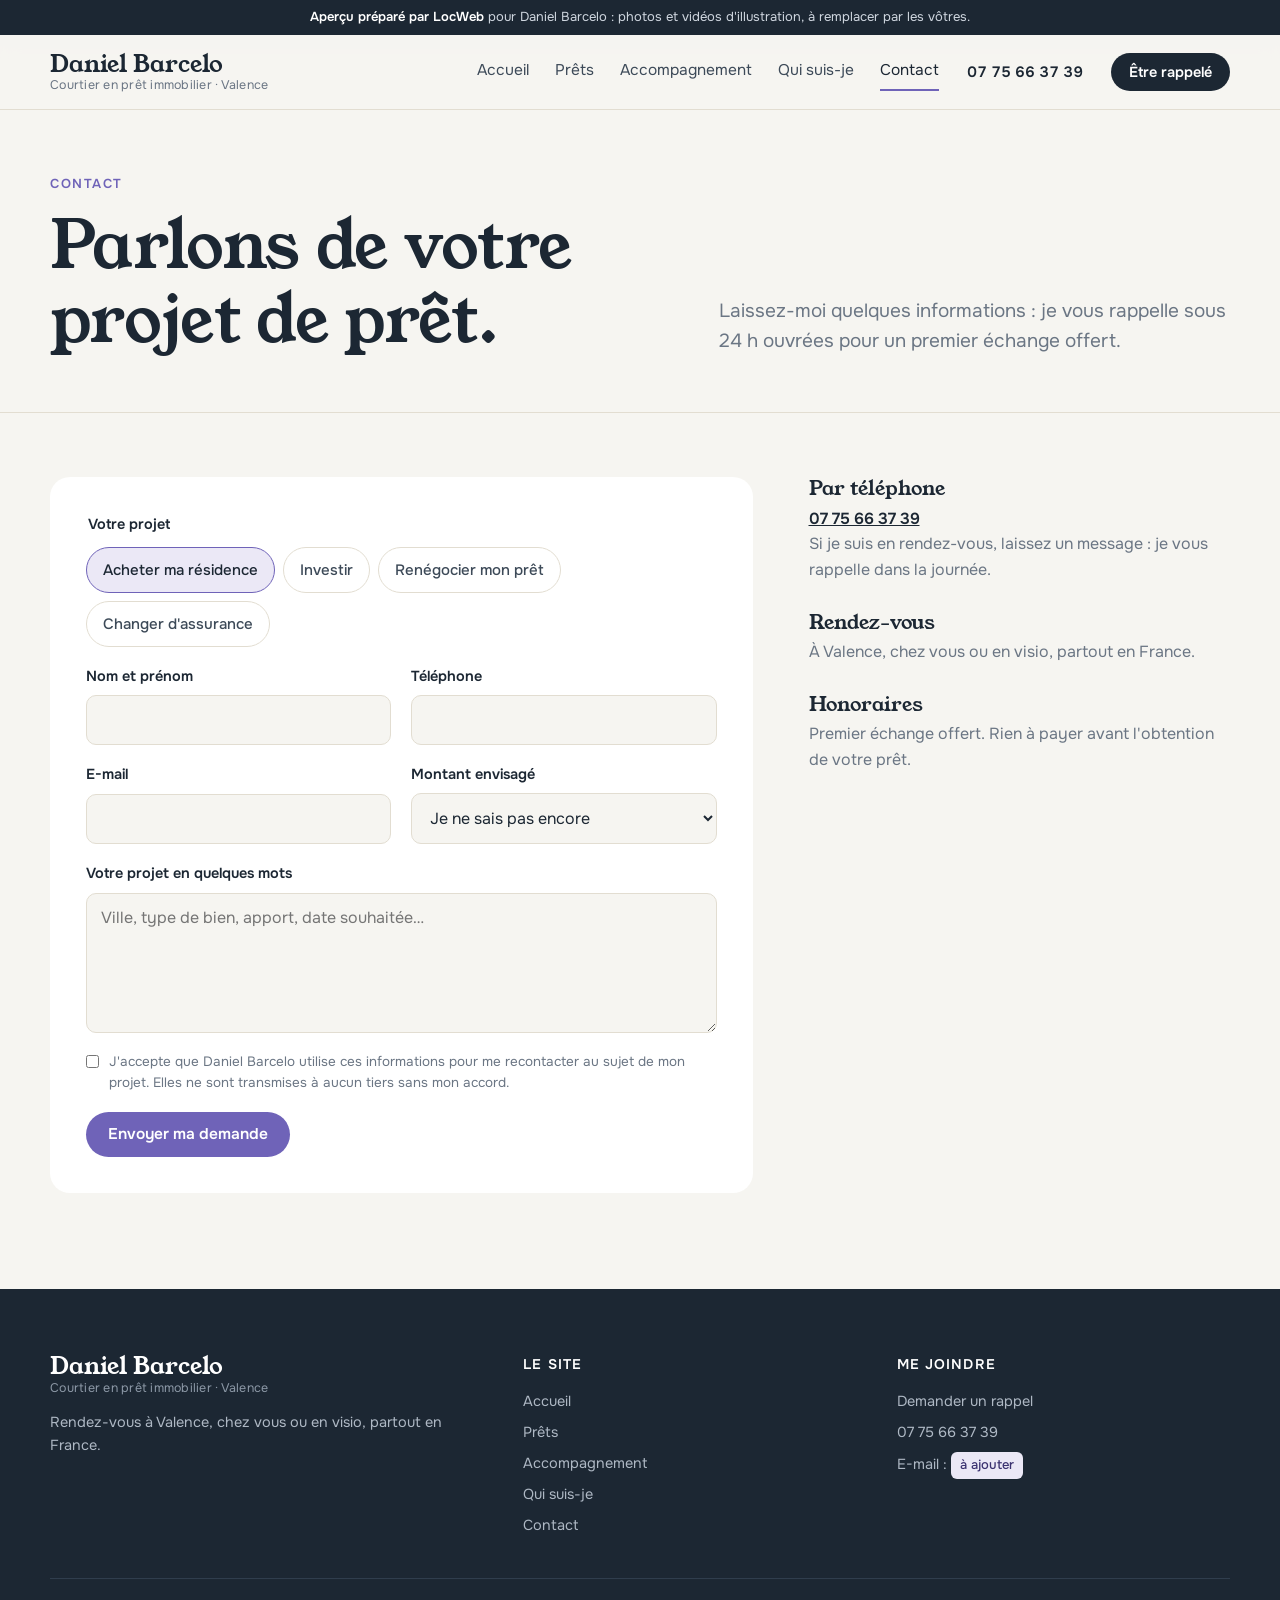
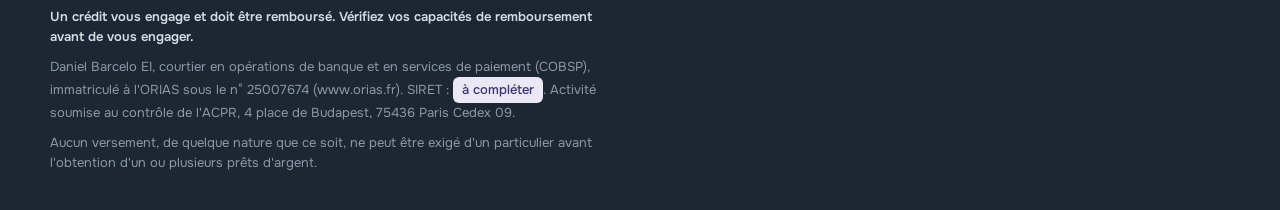
<file: contact.html>
<!doctype html>
<html lang="fr">
<head>
<meta charset="utf-8">
<meta name="viewport" content="width=device-width, initial-scale=1">
<title>Contact | Daniel Barcelo, courtier à Valence</title>
<meta name="description" content="Demandez un rappel : premier échange offert, rien à payer avant l'obtention de votre prêt.">
<meta name="robots" content="noindex, nofollow">
<meta property="og:type" content="website"><meta property="og:locale" content="fr_FR">
<meta property="og:site_name" content="Daniel Barcelo, courtier en prêt immobilier">
<meta property="og:title" content="Contact | Daniel Barcelo, courtier à Valence"><meta property="og:description" content="Demandez un rappel : premier échange offert, rien à payer avant l'obtention de votre prêt.">
<meta property="og:url" content="https://shigyn.github.io/danielcourtier/contact.html"><meta property="og:image" content="https://shigyn.github.io/danielcourtier/og.jpg">
<meta name="twitter:card" content="summary_large_image">
<meta name="theme-color" content="#1c2733">
<link rel="preconnect" href="https://fonts.googleapis.com"><link rel="preconnect" href="https://fonts.gstatic.com" crossorigin>
<link href="https://fonts.googleapis.com/css2?family=Onest:wght@400;500;600&family=Young+Serif&display=swap" rel="stylesheet">
<script>document.documentElement.classList.add('js')</script>
<link rel="stylesheet" href="style.css?v=4">
<link rel="icon" href="data:image/svg+xml,%3Csvg xmlns='http://www.w3.org/2000/svg' viewBox='0 0 32 32'%3E%3Crect width='32' height='32' rx='8' fill='%231c2733'/%3E%3Ctext x='16' y='22' font-family='Georgia' font-size='17' fill='%23c9c2f2' text-anchor='middle'%3EDB%3C/text%3E%3C/svg%3E">
<script type="application/ld+json">{"@context": "https://schema.org", "@type": "FinancialService", "name": "Daniel Barcelo — Courtier en prêt immobilier", "description": "Courtier en prêt immobilier à Valence, 18 ans d'expérience en banque : recherche du meilleur taux, assurance emprunteur, renégociation. Tous profils, à distance partout en France.", "url": "https://shigyn.github.io/danielcourtier/", "telephone": "+33775663739", "image": "https://shigyn.github.io/danielcourtier/og.jpg", "address": {"@type": "PostalAddress", "addressLocality": "Valence", "postalCode": "26000", "addressRegion": "Drôme", "addressCountry": "FR"}, "areaServed": [{"@type": "City", "name": "Valence"}, {"@type": "AdministrativeArea", "name": "Drôme"}, {"@type": "AdministrativeArea", "name": "Ardèche"}, {"@type": "Country", "name": "France"}], "identifier": {"@type": "PropertyValue", "propertyID": "ORIAS", "value": "25007674"}, "founder": {"@type": "Person", "name": "Daniel Barcelo", "jobTitle": "Courtier en prêt immobilier", "sameAs": ["https://www.linkedin.com/in/daniel-barcelo-037586366"]}, "knowsAbout": ["Prêt immobilier", "Assurance emprunteur", "Rachat de crédit", "Renégociation de prêt", "Prêt à taux zéro", "Investissement locatif"]}</script>
</head>
<body>
<div class="apercu"><b>Aperçu préparé par LocWeb</b> pour Daniel Barcelo : photos et vidéos d'illustration, à remplacer par les vôtres.</div>
<header class="entete">
  <div class="conteneur">
    <a class="marque" href="index.html"><b>Daniel Barcelo</b><small>Courtier en prêt immobilier · Valence</small></a>
    <nav class="nav" aria-label="Menu principal"><a href="index.html">Accueil</a><a href="prets.html">Prêts</a><a href="accompagnement.html">Accompagnement</a><a href="qui-suis-je.html">Qui suis-je</a><a href="contact.html" aria-current="page">Contact</a></nav>
    <a class="tel-entete" href="tel:+33775663739">07 75 66 37 39</a>
    <a class="bouton" href="contact.html">Être rappelé</a>
    <button class="burger" type="button" aria-label="Ouvrir le menu" aria-expanded="false"><span></span><span></span><span></span></button>
  </div>
</header>
<main>

<section class="tete-page">
  <div class="conteneur">
    <div class="revele"><p class="surtitre">Contact</p><h1>Parlons de votre projet de prêt.</h1></div>
    <p class="chapo revele">Laissez-moi quelques informations : je vous rappelle sous 24 h ouvrées pour un premier échange offert.</p>
  </div>
</section>
<div class="conteneur contact">
  <form class="formulaire revele">
    <fieldset class="choix-projet champ">
      <legend>Votre projet</legend>
      <label><input type="radio" name="projet" value="achat" checked><span>Acheter ma résidence</span></label>
      <label><input type="radio" name="projet" value="investir"><span>Investir</span></label>
      <label><input type="radio" name="projet" value="renegocier"><span>Renégocier mon prêt</span></label>
      <label><input type="radio" name="projet" value="assurance"><span>Changer d'assurance</span></label>
    </fieldset>
    <div class="champ"><label for="f-nom">Nom et prénom</label><input id="f-nom" name="nom" autocomplete="name" required></div>
    <div class="champ"><label for="f-tel">Téléphone</label><input id="f-tel" name="tel" type="tel" autocomplete="tel" required></div>
    <div class="champ"><label for="f-mail">E-mail</label><input id="f-mail" name="email" type="email" autocomplete="email"></div>
    <div class="champ"><label for="f-montant">Montant envisagé</label><select id="f-montant" name="montant"><option>Je ne sais pas encore</option><option>Moins de 150 000 €</option><option>150 000 à 300 000 €</option><option>Plus de 300 000 €</option></select></div>
    <div class="champ champ-large"><label for="f-msg">Votre projet en quelques mots</label><textarea id="f-msg" name="message" rows="5" placeholder="Ville, type de bien, apport, date souhaitée…"></textarea></div>
    <label class="consentement"><input type="checkbox" required> J'accepte que Daniel Barcelo utilise ces informations pour me recontacter au sujet de mon projet. Elles ne sont transmises à aucun tiers sans mon accord.</label>
    <button class="bouton bouton-lavande" type="submit">Envoyer ma demande</button>
  </form>
  <aside class="coordonnees revele">
    <div><h3>Par téléphone</h3><p><a href="tel:+33775663739">07 75 66 37 39</a><br>Si je suis en rendez-vous, laissez un message : je vous rappelle dans la journée.</p></div>
    <div><h3>Rendez-vous</h3><p>À Valence, chez vous ou en visio, partout en France.</p></div>
    <div><h3>Honoraires</h3><p>Premier échange offert. Rien à payer avant l'obtention de votre prêt.</p></div>
    <div class="bloc-pret-photo rideau" style="aspect-ratio:4/3"><img src="photos/maison-rose.webp" alt="Une maison aux volets pastel" loading="lazy"></div>
  </aside>
</div>

</main>
<footer class="pied">
  <div class="conteneur">
    <div class="pied-haut">
      <div>
        <a class="marque" href="index.html"><b>Daniel Barcelo</b><small>Courtier en prêt immobilier · Valence</small></a>
        <p style="margin-top:16px">Rendez-vous à Valence, chez vous ou en visio, partout en France.</p>
      </div>
      <div><h4>Le site</h4><ul><li><a href="index.html">Accueil</a></li><li><a href="prets.html">Prêts</a></li><li><a href="accompagnement.html">Accompagnement</a></li><li><a href="qui-suis-je.html">Qui suis-je</a></li><li><a href="contact.html">Contact</a></li></ul></div>
      <div><h4>Me joindre</h4><ul><li><a href="contact.html">Demander un rappel</a></li><li><a href="tel:+33775663739">07 75 66 37 39</a></li><li>E-mail : <span class="a-completer">à ajouter</span></li></ul></div>
    </div>
    <div class="mentions">
      <p><strong>Un crédit vous engage et doit être remboursé. Vérifiez vos capacités de remboursement avant de vous engager.</strong></p>
      <p>Daniel Barcelo EI, courtier en opérations de banque et en services de paiement (COBSP), immatriculé à l'ORIAS sous le n° 25007674 (www.orias.fr). SIRET : <span class="a-completer">à compléter</span>. Activité soumise au contrôle de l'ACPR, 4 place de Budapest, 75436 Paris Cedex 09.</p>
      <p>Aucun versement, de quelque nature que ce soit, ne peut être exigé d'un particulier avant l'obtention d'un ou plusieurs prêts d'argent.</p>
    </div>
  </div>
</footer>
<a class="appel-flottant" href="tel:+33775663739" aria-label="Appeler Daniel Barcelo au 07 75 66 37 39"><svg viewBox="0 0 24 24" width="20" height="20" aria-hidden="true"><path fill="currentColor" d="M6.6 10.8a15.1 15.1 0 0 0 6.6 6.6l2.2-2.2a1 1 0 0 1 1-.25 11.4 11.4 0 0 0 3.6.57 1 1 0 0 1 1 1V20a1 1 0 0 1-1 1A17 17 0 0 1 3 4a1 1 0 0 1 1-1h3.5a1 1 0 0 1 1 1c0 1.25.2 2.45.57 3.57a1 1 0 0 1-.25 1z"/></svg>Appeler</a>
<script src="app.js?v=4" defer></script>
</body>
</html>
</file>
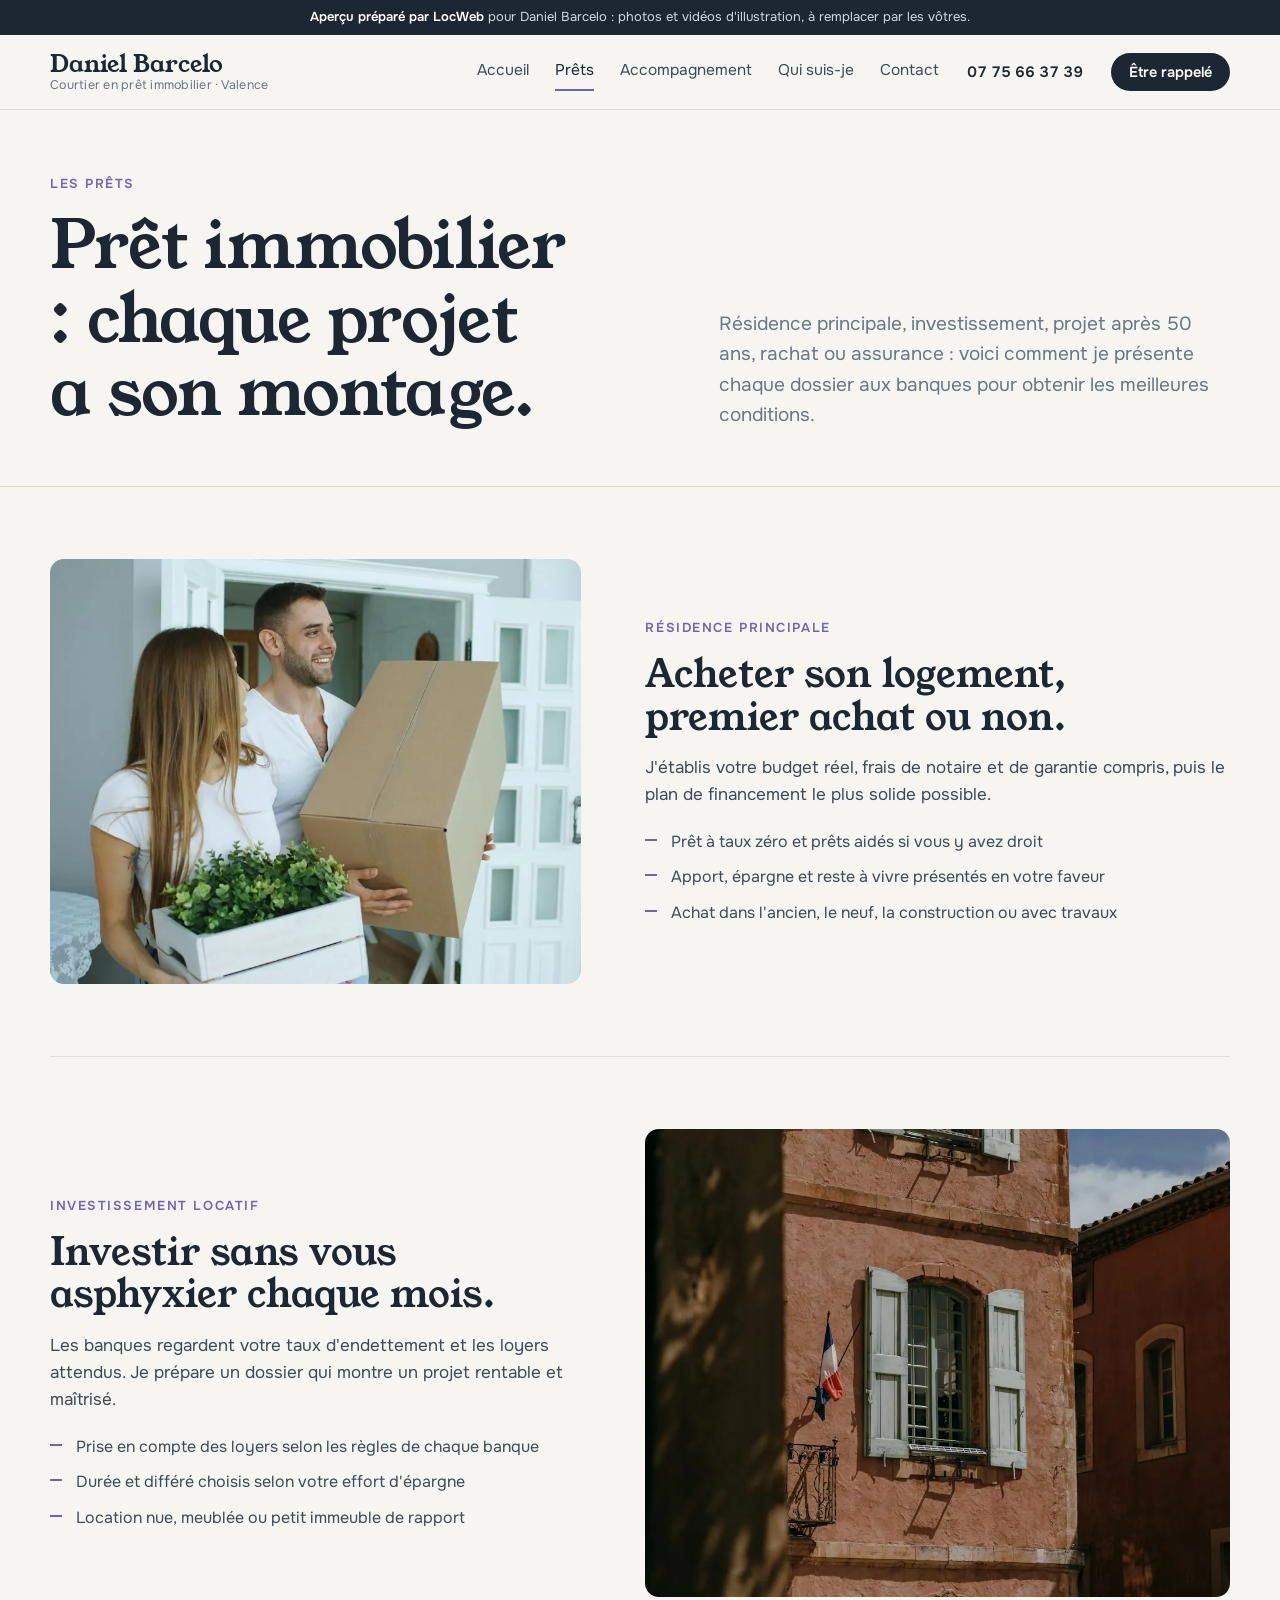
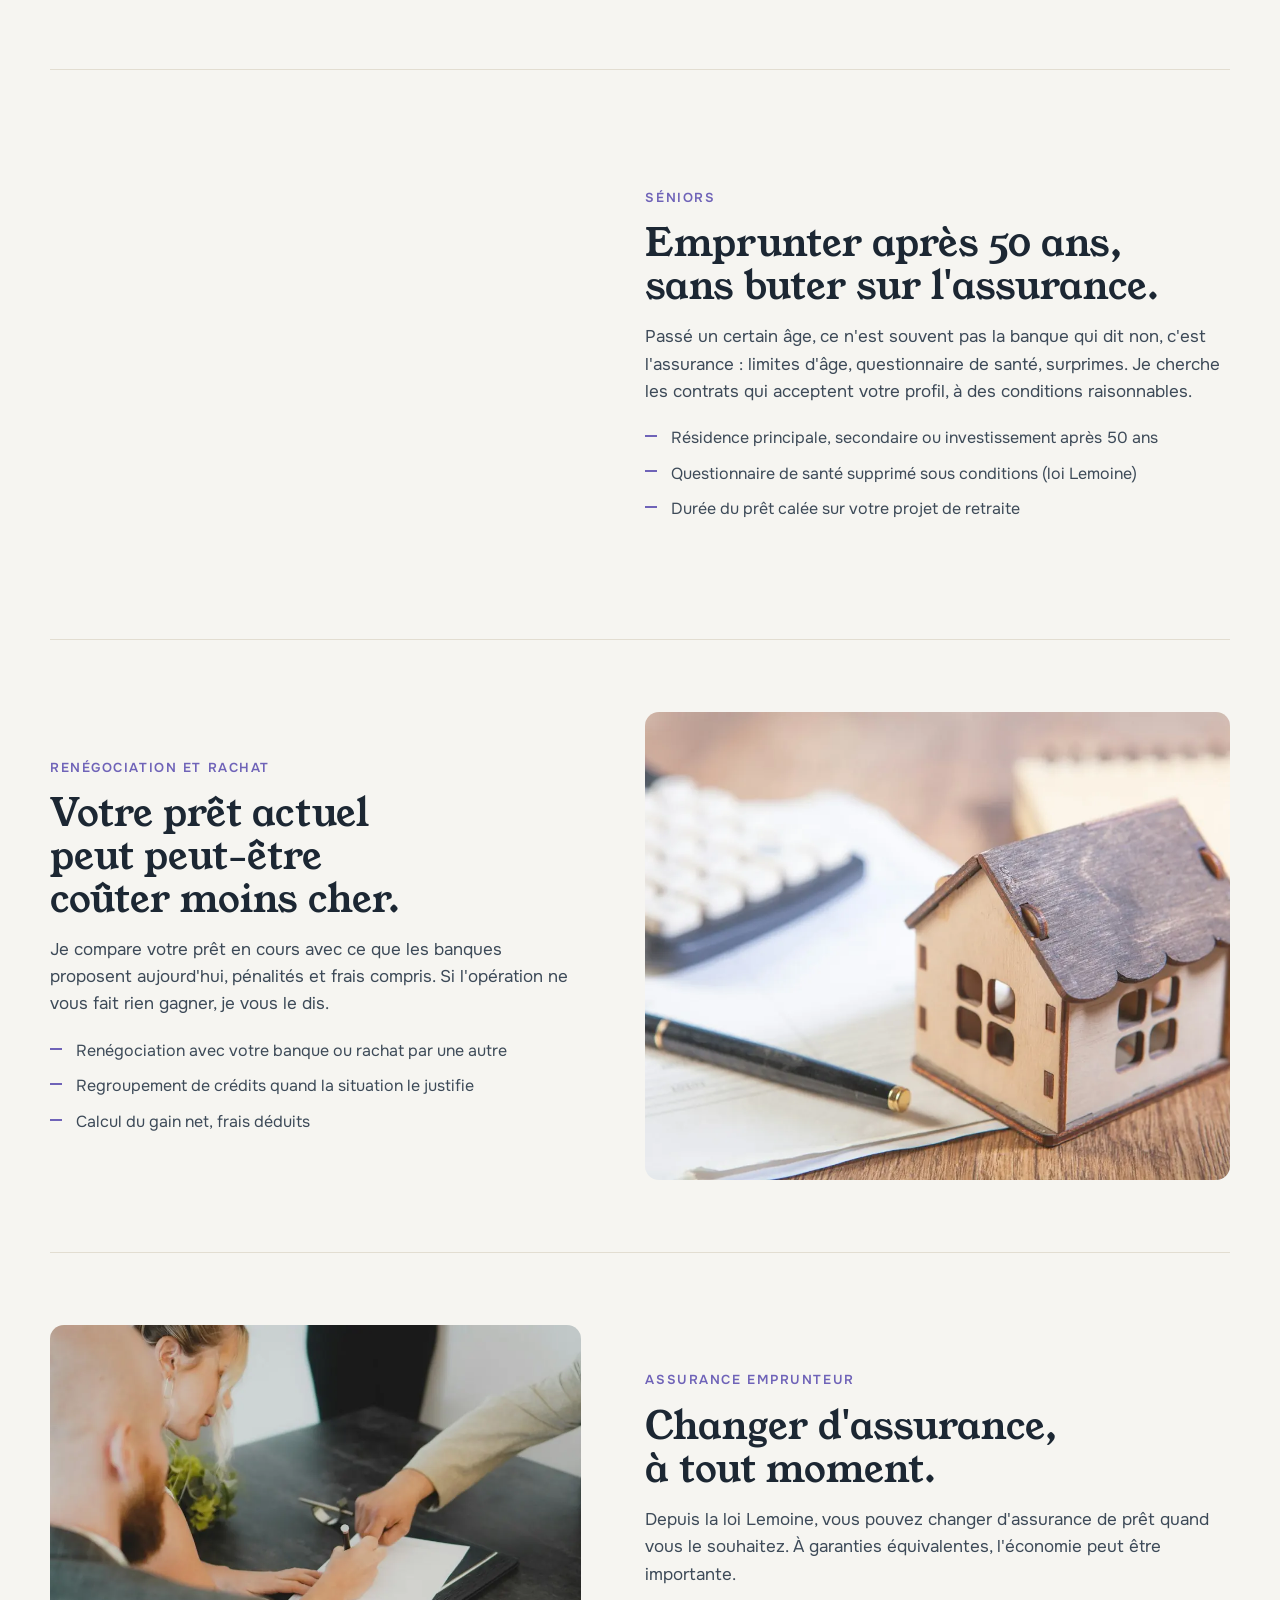
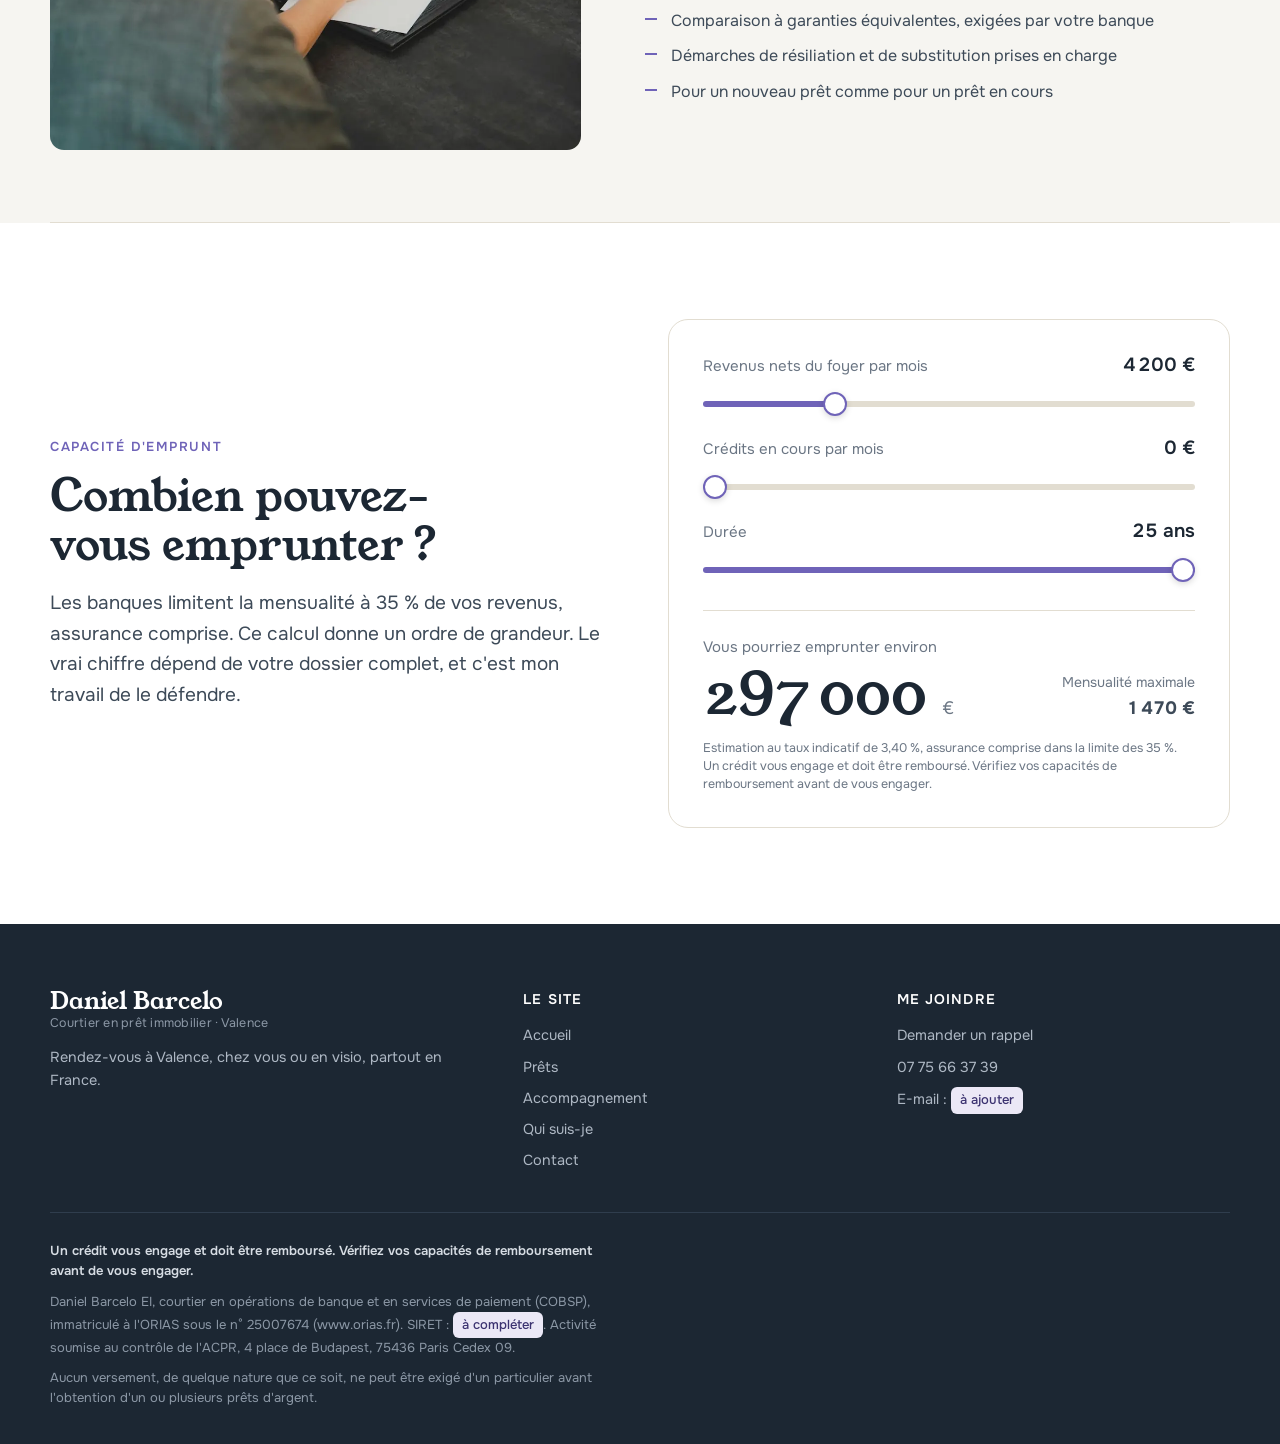
<file: prets.html>
<!doctype html>
<html lang="fr">
<head>
<meta charset="utf-8">
<meta name="viewport" content="width=device-width, initial-scale=1">
<title>Prêt immobilier, rachat, assurance emprunteur | Daniel Barcelo, courtier à Valence</title>
<meta name="description" content="Résidence principale, investissement locatif, renégociation, assurance emprunteur : le montage adapté à chaque projet.">
<meta name="robots" content="noindex, nofollow">
<meta property="og:type" content="website"><meta property="og:locale" content="fr_FR">
<meta property="og:site_name" content="Daniel Barcelo, courtier en prêt immobilier">
<meta property="og:title" content="Prêt immobilier, rachat, assurance emprunteur | Daniel Barcelo, courtier à Valence"><meta property="og:description" content="Résidence principale, investissement locatif, renégociation, assurance emprunteur : le montage adapté à chaque projet.">
<meta property="og:url" content="https://shigyn.github.io/danielcourtier/prets.html"><meta property="og:image" content="https://shigyn.github.io/danielcourtier/og.jpg">
<meta name="twitter:card" content="summary_large_image">
<meta name="theme-color" content="#1c2733">
<link rel="preconnect" href="https://fonts.googleapis.com"><link rel="preconnect" href="https://fonts.gstatic.com" crossorigin>
<link href="https://fonts.googleapis.com/css2?family=Onest:wght@400;500;600&family=Young+Serif&display=swap" rel="stylesheet">
<script>document.documentElement.classList.add('js')</script>
<link rel="stylesheet" href="style.css?v=4">
<link rel="icon" href="data:image/svg+xml,%3Csvg xmlns='http://www.w3.org/2000/svg' viewBox='0 0 32 32'%3E%3Crect width='32' height='32' rx='8' fill='%231c2733'/%3E%3Ctext x='16' y='22' font-family='Georgia' font-size='17' fill='%23c9c2f2' text-anchor='middle'%3EDB%3C/text%3E%3C/svg%3E">
<script type="application/ld+json">{"@context": "https://schema.org", "@type": "FinancialService", "name": "Daniel Barcelo — Courtier en prêt immobilier", "description": "Courtier en prêt immobilier à Valence, 18 ans d'expérience en banque : recherche du meilleur taux, assurance emprunteur, renégociation. Tous profils, à distance partout en France.", "url": "https://shigyn.github.io/danielcourtier/", "telephone": "+33775663739", "image": "https://shigyn.github.io/danielcourtier/og.jpg", "address": {"@type": "PostalAddress", "addressLocality": "Valence", "postalCode": "26000", "addressRegion": "Drôme", "addressCountry": "FR"}, "areaServed": [{"@type": "City", "name": "Valence"}, {"@type": "AdministrativeArea", "name": "Drôme"}, {"@type": "AdministrativeArea", "name": "Ardèche"}, {"@type": "Country", "name": "France"}], "identifier": {"@type": "PropertyValue", "propertyID": "ORIAS", "value": "25007674"}, "founder": {"@type": "Person", "name": "Daniel Barcelo", "jobTitle": "Courtier en prêt immobilier", "sameAs": ["https://www.linkedin.com/in/daniel-barcelo-037586366"]}, "knowsAbout": ["Prêt immobilier", "Assurance emprunteur", "Rachat de crédit", "Renégociation de prêt", "Prêt à taux zéro", "Investissement locatif"]}</script>
</head>
<body>
<div class="apercu"><b>Aperçu préparé par LocWeb</b> pour Daniel Barcelo : photos et vidéos d'illustration, à remplacer par les vôtres.</div>
<header class="entete">
  <div class="conteneur">
    <a class="marque" href="index.html"><b>Daniel Barcelo</b><small>Courtier en prêt immobilier · Valence</small></a>
    <nav class="nav" aria-label="Menu principal"><a href="index.html">Accueil</a><a href="prets.html" aria-current="page">Prêts</a><a href="accompagnement.html">Accompagnement</a><a href="qui-suis-je.html">Qui suis-je</a><a href="contact.html">Contact</a></nav>
    <a class="tel-entete" href="tel:+33775663739">07 75 66 37 39</a>
    <a class="bouton" href="contact.html">Être rappelé</a>
    <button class="burger" type="button" aria-label="Ouvrir le menu" aria-expanded="false"><span></span><span></span><span></span></button>
  </div>
</header>
<main>

<section class="tete-page">
  <div class="conteneur">
    <div class="revele"><p class="surtitre">Les prêts</p><h1>Prêt immobilier : chaque projet a son montage.</h1></div>
    <p class="chapo revele">Résidence principale, investissement, projet après 50 ans, rachat ou assurance : voici comment je présente chaque dossier aux banques pour obtenir les meilleures conditions.</p>
  </div>
</section>
<div class="conteneur">
  <section class="bloc-pret" id="residence">
    <div class="bloc-pret-photo rideau"><img src="photos/cartons.webp" alt="Un couple porte des cartons dans son nouveau logement" loading="lazy"></div>
    <div class="revele">
      <p class="surtitre">Résidence principale</p>
      <h2>Acheter son logement, premier achat ou non.</h2>
      <p>J'établis votre budget réel, frais de notaire et de garantie compris, puis le plan de financement le plus solide possible.</p>
      <ul class="points"><li>Prêt à taux zéro et prêts aidés si vous y avez droit</li><li>Apport, épargne et reste à vivre présentés en votre faveur</li><li>Achat dans l'ancien, le neuf, la construction ou avec travaux</li></ul>
    </div>
  </section>
  <section class="bloc-pret" id="investissement">
    <div class="bloc-pret-photo rideau"><img src="photos/maison-ocre.webp" alt="Une façade ocre aux volets anciens" loading="lazy"></div>
    <div class="revele">
      <p class="surtitre">Investissement locatif</p>
      <h2>Investir sans vous asphyxier chaque mois.</h2>
      <p>Les banques regardent votre taux d'endettement et les loyers attendus. Je prépare un dossier qui montre un projet rentable et maîtrisé.</p>
      <ul class="points"><li>Prise en compte des loyers selon les règles de chaque banque</li><li>Durée et différé choisis selon votre effort d'épargne</li><li>Location nue, meublée ou petit immeuble de rapport</li></ul>
    </div>
  </section>
  <section class="bloc-pret" id="seniors">
    <div class="bloc-pret-photo rideau"><img src="photos/seniors-jardin.webp" alt="Un couple de retraités se promène dans un jardin" loading="lazy"></div>
    <div class="revele">
      <p class="surtitre">Séniors</p>
      <h2>Emprunter après 50 ans, sans buter sur l'assurance.</h2>
      <p>Passé un certain âge, ce n'est souvent pas la banque qui dit non, c'est l'assurance : limites d'âge, questionnaire de santé, surprimes. Je cherche les contrats qui acceptent votre profil, à des conditions raisonnables.</p>
      <ul class="points"><li>Résidence principale, secondaire ou investissement après 50 ans</li><li>Questionnaire de santé supprimé sous conditions (loi Lemoine)</li><li>Durée du prêt calée sur votre projet de retraite</li></ul>
    </div>
  </section>
  <section class="bloc-pret" id="renegociation">
    <div class="bloc-pret-photo rideau"><img src="photos/maquette.webp" alt="Une maquette de maison posée près d'une calculatrice" loading="lazy"></div>
    <div class="revele">
      <p class="surtitre">Renégociation et rachat</p>
      <h2>Votre prêt actuel peut peut-être coûter moins cher.</h2>
      <p>Je compare votre prêt en cours avec ce que les banques proposent aujourd'hui, pénalités et frais compris. Si l'opération ne vous fait rien gagner, je vous le dis.</p>
      <ul class="points"><li>Renégociation avec votre banque ou rachat par une autre</li><li>Regroupement de crédits quand la situation le justifie</li><li>Calcul du gain net, frais déduits</li></ul>
    </div>
  </section>
  <section class="bloc-pret" id="assurance">
    <div class="bloc-pret-photo rideau"><img src="photos/remise-cles.webp" alt="Une remise de clés autour d'une table" loading="lazy"></div>
    <div class="revele">
      <p class="surtitre">Assurance emprunteur</p>
      <h2>Changer d'assurance, à tout moment.</h2>
      <p>Depuis la loi Lemoine, vous pouvez changer d'assurance de prêt quand vous le souhaitez. À garanties équivalentes, l'économie peut être importante.</p>
      <ul class="points"><li>Comparaison à garanties équivalentes, exigées par votre banque</li><li>Démarches de résiliation et de substitution prises en charge</li><li>Pour un nouveau prêt comme pour un prêt en cours</li></ul>
    </div>
  </section>
</div>
<section class="section section-blanche">
  <div class="conteneur capacite">
    <div class="revele">
      <p class="surtitre">Capacité d'emprunt</p>
      <h2>Combien pouvez-vous emprunter ?</h2>
      <p class="chapo">Les banques limitent la mensualité à 35 % de vos revenus, assurance comprise. Ce calcul donne un ordre de grandeur. Le vrai chiffre dépend de votre dossier complet, et c'est mon travail de le défendre.</p>
    </div>
    <form class="calcul revele" data-calcul="capacite" onsubmit="return false" aria-label="Calcul de capacité d'emprunt">
      <div class="curseur"><label for="c-revenus">Revenus nets du foyer par mois <output data-o="revenus"></output></label>
      <input id="c-revenus" type="range" name="revenus" min="1500" max="12000" step="100" value="4200"></div>
      <div class="curseur"><label for="c-charges">Crédits en cours par mois <output data-o="charges"></output></label>
      <input id="c-charges" type="range" name="charges" min="0" max="2000" step="50" value="0"></div>
      <div class="curseur"><label for="c-duree">Durée <output data-o="duree"></output></label>
      <input id="c-duree" type="range" name="duree" min="10" max="25" step="1" value="25"></div>
      <div class="resultat" aria-live="polite">
        <span class="resultat-libelle">Vous pourriez emprunter environ</span>
        <span class="resultat-chiffre"><span data-o="capacite"></span> <small>€</small></span>
        <span class="resultat-cout">Mensualité maximale<b><span data-o="mens"></span> €</b></span>
      </div>
      <p class="avertissement">Estimation au taux indicatif de 3,40 %, assurance comprise dans la limite des 35 %. Un crédit vous engage et doit être remboursé. Vérifiez vos capacités de remboursement avant de vous engager.</p>
    </form>
  </div>
</section>

</main>
<footer class="pied">
  <div class="conteneur">
    <div class="pied-haut">
      <div>
        <a class="marque" href="index.html"><b>Daniel Barcelo</b><small>Courtier en prêt immobilier · Valence</small></a>
        <p style="margin-top:16px">Rendez-vous à Valence, chez vous ou en visio, partout en France.</p>
      </div>
      <div><h4>Le site</h4><ul><li><a href="index.html">Accueil</a></li><li><a href="prets.html">Prêts</a></li><li><a href="accompagnement.html">Accompagnement</a></li><li><a href="qui-suis-je.html">Qui suis-je</a></li><li><a href="contact.html">Contact</a></li></ul></div>
      <div><h4>Me joindre</h4><ul><li><a href="contact.html">Demander un rappel</a></li><li><a href="tel:+33775663739">07 75 66 37 39</a></li><li>E-mail : <span class="a-completer">à ajouter</span></li></ul></div>
    </div>
    <div class="mentions">
      <p><strong>Un crédit vous engage et doit être remboursé. Vérifiez vos capacités de remboursement avant de vous engager.</strong></p>
      <p>Daniel Barcelo EI, courtier en opérations de banque et en services de paiement (COBSP), immatriculé à l'ORIAS sous le n° 25007674 (www.orias.fr). SIRET : <span class="a-completer">à compléter</span>. Activité soumise au contrôle de l'ACPR, 4 place de Budapest, 75436 Paris Cedex 09.</p>
      <p>Aucun versement, de quelque nature que ce soit, ne peut être exigé d'un particulier avant l'obtention d'un ou plusieurs prêts d'argent.</p>
    </div>
  </div>
</footer>
<a class="appel-flottant" href="tel:+33775663739" aria-label="Appeler Daniel Barcelo au 07 75 66 37 39"><svg viewBox="0 0 24 24" width="20" height="20" aria-hidden="true"><path fill="currentColor" d="M6.6 10.8a15.1 15.1 0 0 0 6.6 6.6l2.2-2.2a1 1 0 0 1 1-.25 11.4 11.4 0 0 0 3.6.57 1 1 0 0 1 1 1V20a1 1 0 0 1-1 1A17 17 0 0 1 3 4a1 1 0 0 1 1-1h3.5a1 1 0 0 1 1 1c0 1.25.2 2.45.57 3.57a1 1 0 0 1-.25 1z"/></svg>Appeler</a>
<script src="app.js?v=4" defer></script>
</body>
</html>
</file>
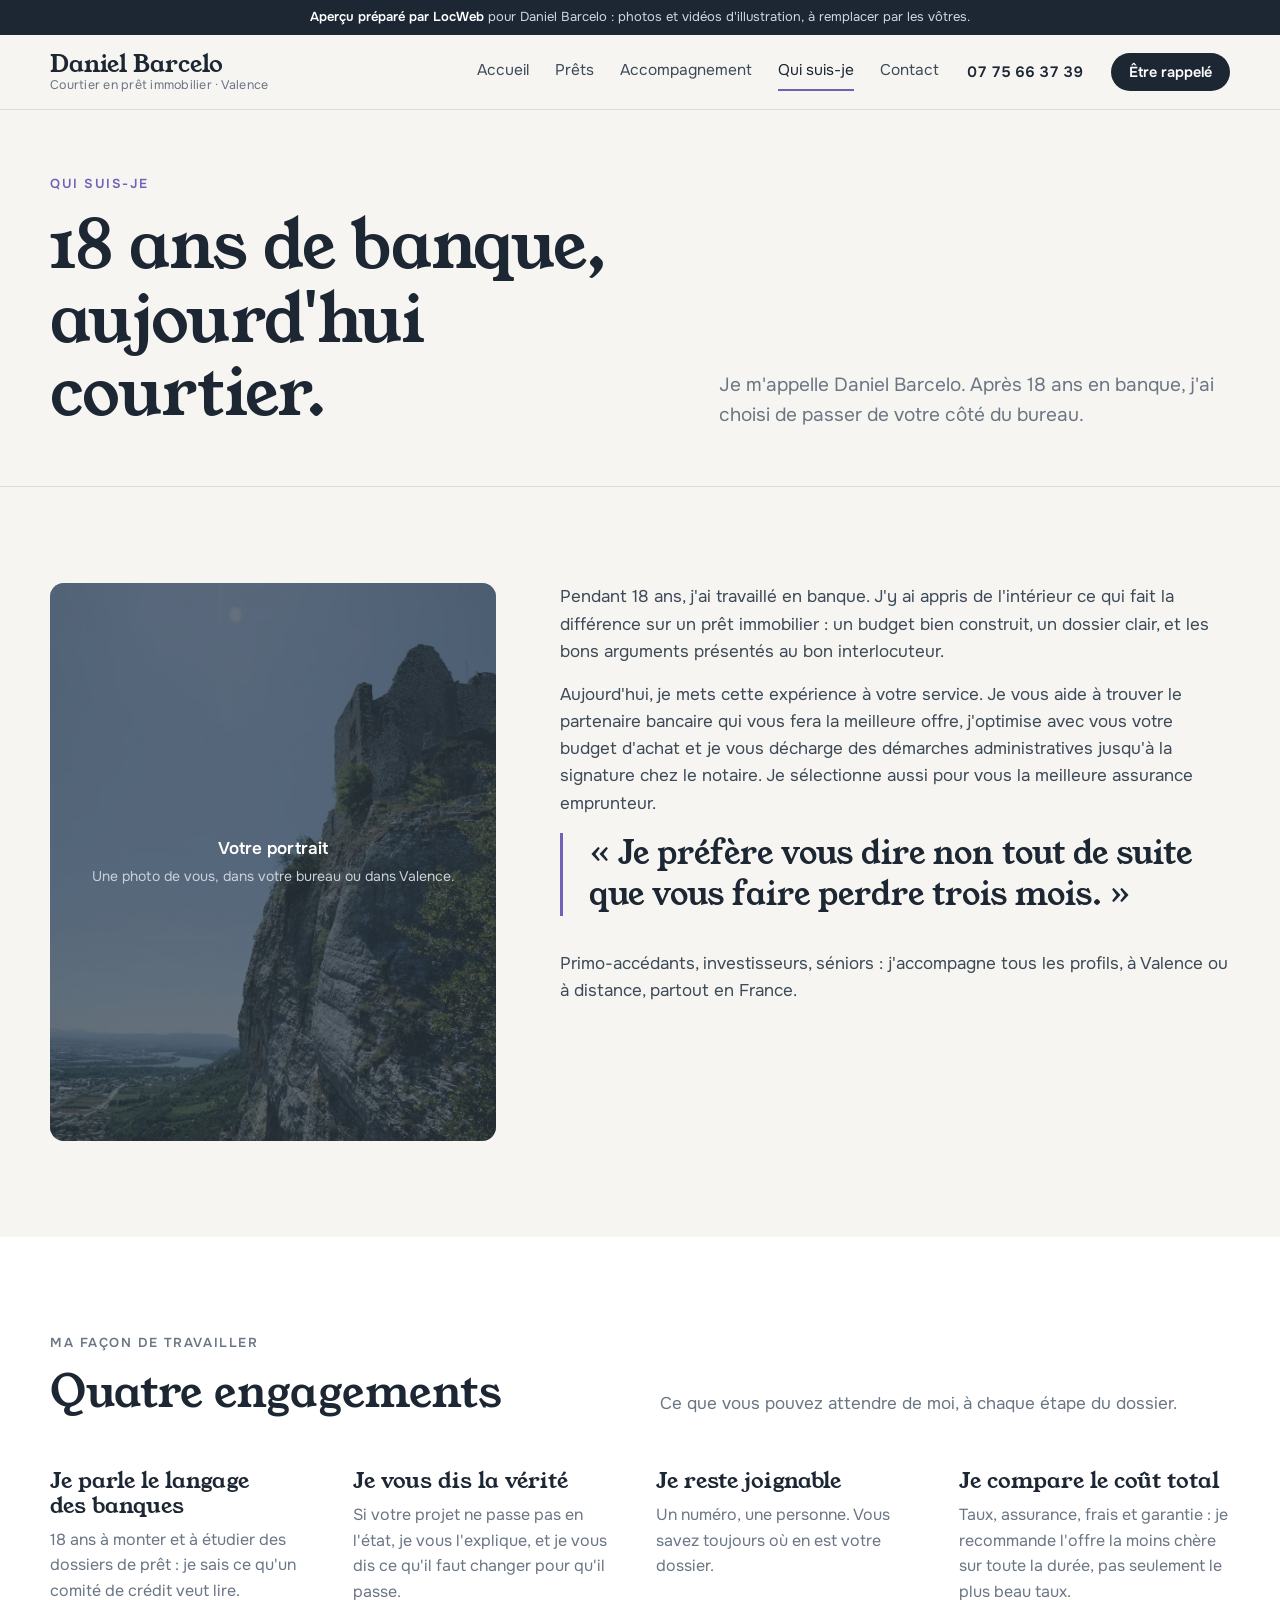
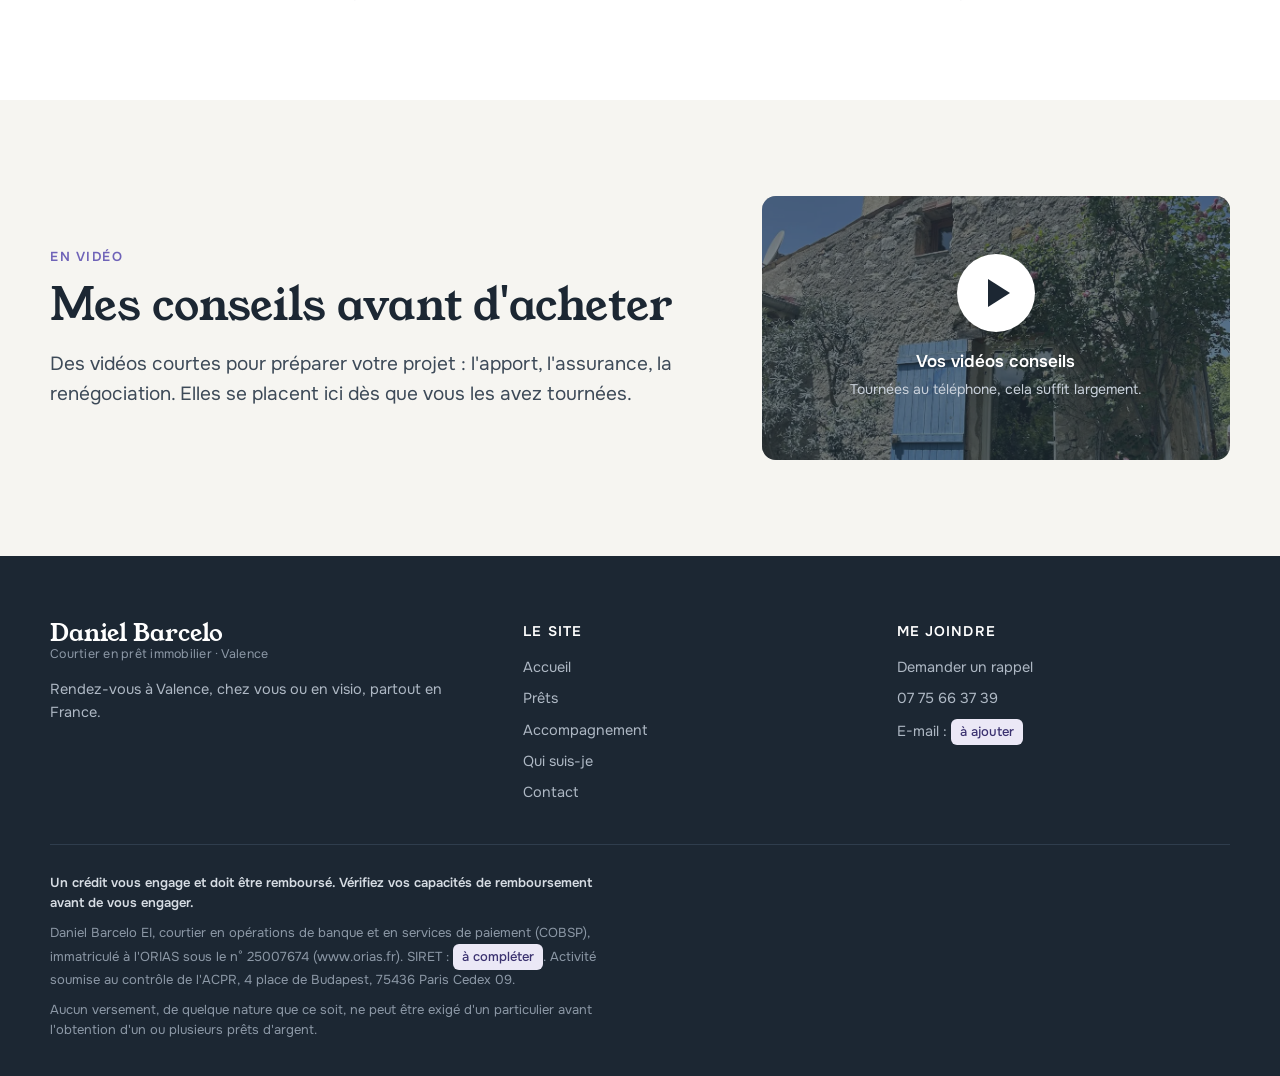
<file: qui-suis-je.html>
<!doctype html>
<html lang="fr">
<head>
<meta charset="utf-8">
<meta name="viewport" content="width=device-width, initial-scale=1">
<title>Qui suis-je | Daniel Barcelo, courtier à Valence</title>
<meta name="description" content="Daniel Barcelo, courtier en prêt immobilier à Valence : ma façon de travailler.">
<meta name="robots" content="noindex, nofollow">
<meta property="og:type" content="website"><meta property="og:locale" content="fr_FR">
<meta property="og:site_name" content="Daniel Barcelo, courtier en prêt immobilier">
<meta property="og:title" content="Qui suis-je | Daniel Barcelo, courtier à Valence"><meta property="og:description" content="Daniel Barcelo, courtier en prêt immobilier à Valence : ma façon de travailler.">
<meta property="og:url" content="https://shigyn.github.io/danielcourtier/qui-suis-je.html"><meta property="og:image" content="https://shigyn.github.io/danielcourtier/og.jpg">
<meta name="twitter:card" content="summary_large_image">
<meta name="theme-color" content="#1c2733">
<link rel="preconnect" href="https://fonts.googleapis.com"><link rel="preconnect" href="https://fonts.gstatic.com" crossorigin>
<link href="https://fonts.googleapis.com/css2?family=Onest:wght@400;500;600&family=Young+Serif&display=swap" rel="stylesheet">
<script>document.documentElement.classList.add('js')</script>
<link rel="stylesheet" href="style.css?v=4">
<link rel="icon" href="data:image/svg+xml,%3Csvg xmlns='http://www.w3.org/2000/svg' viewBox='0 0 32 32'%3E%3Crect width='32' height='32' rx='8' fill='%231c2733'/%3E%3Ctext x='16' y='22' font-family='Georgia' font-size='17' fill='%23c9c2f2' text-anchor='middle'%3EDB%3C/text%3E%3C/svg%3E">
<script type="application/ld+json">{"@context": "https://schema.org", "@type": "FinancialService", "name": "Daniel Barcelo — Courtier en prêt immobilier", "description": "Courtier en prêt immobilier à Valence, 18 ans d'expérience en banque : recherche du meilleur taux, assurance emprunteur, renégociation. Tous profils, à distance partout en France.", "url": "https://shigyn.github.io/danielcourtier/", "telephone": "+33775663739", "image": "https://shigyn.github.io/danielcourtier/og.jpg", "address": {"@type": "PostalAddress", "addressLocality": "Valence", "postalCode": "26000", "addressRegion": "Drôme", "addressCountry": "FR"}, "areaServed": [{"@type": "City", "name": "Valence"}, {"@type": "AdministrativeArea", "name": "Drôme"}, {"@type": "AdministrativeArea", "name": "Ardèche"}, {"@type": "Country", "name": "France"}], "identifier": {"@type": "PropertyValue", "propertyID": "ORIAS", "value": "25007674"}, "founder": {"@type": "Person", "name": "Daniel Barcelo", "jobTitle": "Courtier en prêt immobilier", "sameAs": ["https://www.linkedin.com/in/daniel-barcelo-037586366"]}, "knowsAbout": ["Prêt immobilier", "Assurance emprunteur", "Rachat de crédit", "Renégociation de prêt", "Prêt à taux zéro", "Investissement locatif"]}</script>
</head>
<body>
<div class="apercu"><b>Aperçu préparé par LocWeb</b> pour Daniel Barcelo : photos et vidéos d'illustration, à remplacer par les vôtres.</div>
<header class="entete">
  <div class="conteneur">
    <a class="marque" href="index.html"><b>Daniel Barcelo</b><small>Courtier en prêt immobilier · Valence</small></a>
    <nav class="nav" aria-label="Menu principal"><a href="index.html">Accueil</a><a href="prets.html">Prêts</a><a href="accompagnement.html">Accompagnement</a><a href="qui-suis-je.html" aria-current="page">Qui suis-je</a><a href="contact.html">Contact</a></nav>
    <a class="tel-entete" href="tel:+33775663739">07 75 66 37 39</a>
    <a class="bouton" href="contact.html">Être rappelé</a>
    <button class="burger" type="button" aria-label="Ouvrir le menu" aria-expanded="false"><span></span><span></span><span></span></button>
  </div>
</header>
<main>

<section class="tete-page">
  <div class="conteneur">
    <div class="revele"><p class="surtitre">Qui suis-je</p><h1>18 ans de banque, aujourd'hui courtier.</h1></div>
    <p class="chapo revele">Je m'appelle Daniel Barcelo. Après 18 ans en banque, j'ai choisi de passer de votre côté du bureau.</p>
  </div>
</section>
<section class="section">
  <div class="conteneur presentation">
    <div class="cadre-portrait rideau">
      <img src="photos/falaise.webp" alt="" loading="lazy">
      <div><strong>Votre portrait</strong><small>Une photo de vous, dans votre bureau ou dans Valence.</small></div>
    </div>
    <div class="presentation-texte revele">
      <p>Pendant 18 ans, j'ai travaillé en banque. J'y ai appris de l'intérieur ce qui fait la différence sur un prêt immobilier : un budget bien construit, un dossier clair, et les bons arguments présentés au bon interlocuteur.</p>
      <p>Aujourd'hui, je mets cette expérience à votre service. Je vous aide à trouver le partenaire bancaire qui vous fera la meilleure offre, j'optimise avec vous votre budget d'achat et je vous décharge des démarches administratives jusqu'à la signature chez le notaire. Je sélectionne aussi pour vous la meilleure assurance emprunteur.</p>
      <p class="citation">« Je préfère vous dire non tout de suite que vous faire perdre trois mois. »</p>
      <p>Primo-accédants, investisseurs, séniors : j'accompagne tous les profils, à Valence ou à distance, partout en France.</p>
    </div>
  </div>
</section>
<section class="section section-blanche">
  <div class="conteneur">
    <div class="tete-section revele"><div><p class="surtitre">Ma façon de travailler</p><h2>Quatre engagements</h2></div><p>Ce que vous pouvez attendre de moi, à chaque étape du dossier.</p></div>
    <div class="valeurs">
      <div class="revele"><h3>Je parle le langage des banques</h3><p>18 ans à monter et à étudier des dossiers de prêt : je sais ce qu'un comité de crédit veut lire.</p></div>
      <div class="revele"><h3>Je vous dis la vérité</h3><p>Si votre projet ne passe pas en l'état, je vous l'explique, et je vous dis ce qu'il faut changer pour qu'il passe.</p></div>
      <div class="revele"><h3>Je reste joignable</h3><p>Un numéro, une personne. Vous savez toujours où en est votre dossier.</p></div>
      <div class="revele"><h3>Je compare le coût total</h3><p>Taux, assurance, frais et garantie : je recommande l'offre la moins chère sur toute la durée, pas seulement le plus beau taux.</p></div>
    </div>
  </div>
</section>
<section class="section">
  <div class="conteneur media-perso">
    <div class="revele"><p class="surtitre">En vidéo</p><h2>Mes conseils avant d'acheter</h2><p class="chapo">Des vidéos courtes pour préparer votre projet : l'apport, l'assurance, la renégociation. Elles se placent ici dès que vous les avez tournées.</p></div>
    <div class="cadre-video rideau"><img src="photos/maison-pierre.webp" alt="" loading="lazy"><div><span class="lecture" aria-hidden="true"></span><strong>Vos vidéos conseils</strong><small>Tournées au téléphone, cela suffit largement.</small></div></div>
  </div>
</section>

</main>
<footer class="pied">
  <div class="conteneur">
    <div class="pied-haut">
      <div>
        <a class="marque" href="index.html"><b>Daniel Barcelo</b><small>Courtier en prêt immobilier · Valence</small></a>
        <p style="margin-top:16px">Rendez-vous à Valence, chez vous ou en visio, partout en France.</p>
      </div>
      <div><h4>Le site</h4><ul><li><a href="index.html">Accueil</a></li><li><a href="prets.html">Prêts</a></li><li><a href="accompagnement.html">Accompagnement</a></li><li><a href="qui-suis-je.html">Qui suis-je</a></li><li><a href="contact.html">Contact</a></li></ul></div>
      <div><h4>Me joindre</h4><ul><li><a href="contact.html">Demander un rappel</a></li><li><a href="tel:+33775663739">07 75 66 37 39</a></li><li>E-mail : <span class="a-completer">à ajouter</span></li></ul></div>
    </div>
    <div class="mentions">
      <p><strong>Un crédit vous engage et doit être remboursé. Vérifiez vos capacités de remboursement avant de vous engager.</strong></p>
      <p>Daniel Barcelo EI, courtier en opérations de banque et en services de paiement (COBSP), immatriculé à l'ORIAS sous le n° 25007674 (www.orias.fr). SIRET : <span class="a-completer">à compléter</span>. Activité soumise au contrôle de l'ACPR, 4 place de Budapest, 75436 Paris Cedex 09.</p>
      <p>Aucun versement, de quelque nature que ce soit, ne peut être exigé d'un particulier avant l'obtention d'un ou plusieurs prêts d'argent.</p>
    </div>
  </div>
</footer>
<a class="appel-flottant" href="tel:+33775663739" aria-label="Appeler Daniel Barcelo au 07 75 66 37 39"><svg viewBox="0 0 24 24" width="20" height="20" aria-hidden="true"><path fill="currentColor" d="M6.6 10.8a15.1 15.1 0 0 0 6.6 6.6l2.2-2.2a1 1 0 0 1 1-.25 11.4 11.4 0 0 0 3.6.57 1 1 0 0 1 1 1V20a1 1 0 0 1-1 1A17 17 0 0 1 3 4a1 1 0 0 1 1-1h3.5a1 1 0 0 1 1 1c0 1.25.2 2.45.57 3.57a1 1 0 0 1-.25 1z"/></svg>Appeler</a>
<script src="app.js?v=4" defer></script>
</body>
</html>
</file>
<file: style.css>
/* Daniel B. — courtier en prêt immobilier, Valence. Aperçu LocWeb. */
:root {
  --nuit: #1c2733;      /* encre ardoise : titres, fonds sombres */
  --encre: #3d4a58;     /* texte courant */
  --gris: #6b7684;      /* texte secondaire */
  --papier: #f6f5f1;    /* fond */
  --pierre: #e2ddd1;    /* calcaire de la Drôme : filets, cartes */
  --lavande: #6f63b8;   /* l'accent, utilisé avec retenue */
  --lavande-pale: #ebe8f6;
  --blanc: #fff;
  --r: 14px;
  --serif: 'Young Serif', Georgia, serif;
  --sans: 'Onest', system-ui, sans-serif;
}
* { box-sizing: border-box; margin: 0 }
html { scroll-behavior: smooth }
body { font: 17px/1.6 var(--sans); color: var(--encre); background: var(--papier); -webkit-font-smoothing: antialiased }
img { display: block; max-width: 100%; height: auto }
a { color: inherit }
h1, h2, h3 { font-family: var(--serif); font-weight: 400; color: var(--nuit); line-height: 1.12; text-wrap: balance }
h1 { font-size: clamp(38px, 5.4vw, 66px); letter-spacing: -.01em }
h2 { font-size: clamp(30px, 3.6vw, 44px) }
h3 { font-size: 23px }
p { max-width: 62ch }
.conteneur { width: min(1180px, 100% - 40px); margin-inline: auto }
.surtitre { font-size: 13px; font-weight: 600; letter-spacing: .12em; text-transform: uppercase; color: var(--lavande); margin-bottom: 14px }
.chapo { font-size: 19px; color: var(--encre); margin-top: 18px }
:focus-visible { outline: 3px solid var(--lavande); outline-offset: 3px; border-radius: 4px }

/* Bandeau aperçu */
.apercu { background: var(--nuit); color: #cfd6df; font-size: 13px; text-align: center; padding: 7px 16px }
.apercu b { color: #fff; font-weight: 600 }

/* En-tête */
.entete { position: sticky; top: 0; z-index: 20; background: rgba(246,245,241,.92); backdrop-filter: blur(10px); border-bottom: 1px solid var(--pierre) }
.entete .conteneur { display: flex; align-items: center; gap: 28px; height: 74px }
.marque { text-decoration: none; display: grid; line-height: 1.15 }
.marque b { font-family: var(--serif); font-weight: 400; font-size: 24px; color: var(--nuit) }
.marque small { font-size: 12.5px; color: var(--gris); letter-spacing: .02em }
.nav { display: flex; gap: 26px; margin-left: auto }
.nav a { text-decoration: none; font-size: 15.5px; color: var(--encre); padding: 6px 0; border-bottom: 2px solid transparent }
.nav a:hover { color: var(--nuit) }
.nav a[aria-current] { color: var(--nuit); border-color: var(--lavande) }
.bouton { display: inline-flex; align-items: center; gap: 10px; justify-content: center; font: 600 15.5px/1 var(--sans); text-decoration: none; padding: 15px 22px; border-radius: 999px; background: var(--nuit); color: #fff; border: 0; cursor: pointer; transition: background .2s }
.bouton:hover { background: #2b3a4b }
.bouton-clair { background: transparent; color: var(--nuit); box-shadow: inset 0 0 0 1.5px var(--nuit) }
.bouton-clair:hover { background: var(--nuit); color: #fff }
.bouton-lavande { background: var(--lavande) }
.bouton-lavande:hover { background: #5d52a3 }
.entete .bouton { padding: 12px 18px; font-size: 14.5px }
.burger { display: none; margin-left: auto; width: 44px; height: 44px; border: 0; background: none; cursor: pointer }
.burger span { display: block; width: 22px; height: 2px; background: var(--nuit); margin: 5px auto; transition: transform .2s }

.tel-entete { text-decoration: none; font-weight: 600; font-size: 15px; color: var(--nuit); white-space: nowrap; font-variant-numeric: tabular-nums }
.tel-entete:hover { color: var(--lavande) }
.appel-flottant { display: none; position: fixed; right: 16px; bottom: 16px; z-index: 30; align-items: center; gap: 8px; padding: 14px 20px; border-radius: 999px; background: var(--lavande); color: #fff; font-weight: 600; text-decoration: none; box-shadow: 0 10px 30px -8px rgba(28,39,51,.5) }

.h1-cle { display: block; font: 600 13px/1.4 var(--sans); letter-spacing: .12em; text-transform: uppercase; color: #c9c2f2; margin-bottom: 16px }
.faq-grille { display: grid; grid-template-columns: .8fr 1.2fr; gap: 56px; align-items: start }
.faq details { border-top: 1px solid var(--pierre) }
.faq details:last-child { border-bottom: 1px solid var(--pierre) }
.faq summary { list-style: none; cursor: pointer; display: flex; justify-content: space-between; gap: 24px; padding: 22px 0; font-family: var(--serif); font-size: 20px; color: var(--nuit); line-height: 1.3 }
.faq summary::-webkit-details-marker { display: none }
.faq summary::after { content: '+'; font-family: var(--sans); font-size: 26px; line-height: 1; color: var(--lavande); transition: transform .25s }
.faq details[open] summary::after { transform: rotate(45deg) }
.faq details p { padding: 0 0 24px; color: var(--gris); font-size: 16px }
@media (max-width: 1020px) { .faq-grille { grid-template-columns: 1fr; gap: 24px } }

/* Héros : la remise des clés en vidéo, le calcul par-dessus */
.heros { position: relative; min-height: min(88vh, 820px); display: grid; align-items: center; padding: 90px 0 70px; overflow: hidden; background: var(--nuit) }
.heros-fond { position: absolute; inset: 0 }
.heros-fond video, .heros-fond img { width: 100%; height: 100%; object-fit: cover; animation: approche 18s ease-out both }
.heros-fond::after { content: ''; position: absolute; inset: 0; background: linear-gradient(90deg, rgba(20,28,37,.9) 0%, rgba(20,28,37,.66) 48%, rgba(20,28,37,.25) 100%) }
@keyframes approche { from { transform: scale(1.08) } to { transform: scale(1) } }
.heros .conteneur { position: relative; display: grid; grid-template-columns: 1.1fr 1fr; gap: 64px; align-items: center }
.heros h1 { color: #fff }
.heros h1 em { font-style: normal; color: #c9c2f2 }
.heros .surtitre { color: #c9c2f2 }
.heros-texte .chapo { max-width: 46ch; color: #d3d9e1 }
.heros-actions { display: flex; flex-wrap: wrap; gap: 12px; margin-top: 32px }
.heros .bouton-clair { color: #fff; box-shadow: inset 0 0 0 1.5px rgba(255,255,255,.7) }
.heros .bouton-clair:hover { background: #fff; color: var(--nuit) }
.entree > * { opacity: 0; transform: translateY(22px); animation: monte .9s cubic-bezier(.2,.7,.2,1) forwards }
.entree > :nth-child(2) { animation-delay: .12s } .entree > :nth-child(3) { animation-delay: .24s } .entree > :nth-child(4) { animation-delay: .36s }
.calcul.entree-carte { opacity: 0; transform: translateY(30px); animation: monte 1s .45s cubic-bezier(.2,.7,.2,1) forwards }
@keyframes monte { to { opacity: 1; transform: none } }
@media (prefers-reduced-motion: reduce) { .heros-fond video, .heros-fond img, .entree > *, .calcul.entree-carte { animation: none; opacity: 1; transform: none } }

/* La carte de calcul : l'élément signature */
.calcul { background: var(--blanc); border-radius: 20px; padding: 34px; box-shadow: 0 1px 0 var(--pierre), 0 24px 60px -30px rgba(28,39,51,.35) }
.calcul h2 { font-size: 26px; margin-bottom: 26px }
.curseur { margin-bottom: 22px }
.curseur label { display: flex; justify-content: space-between; align-items: baseline; font-size: 15px; color: var(--gris); margin-bottom: 10px }
.curseur output { font: 600 19px/1 var(--sans); color: var(--nuit); font-variant-numeric: tabular-nums }
input[type=range] { -webkit-appearance: none; appearance: none; width: 100%; height: 6px; border-radius: 6px; background: linear-gradient(var(--lavande), var(--lavande)) 0/var(--p, 50%) 100% no-repeat, var(--pierre); cursor: pointer }
input[type=range]::-webkit-slider-thumb { -webkit-appearance: none; width: 24px; height: 24px; border-radius: 50%; background: var(--blanc); border: 2px solid var(--lavande); box-shadow: 0 2px 6px rgba(0,0,0,.15) }
input[type=range]::-moz-range-thumb { width: 22px; height: 22px; border-radius: 50%; background: var(--blanc); border: 2px solid var(--lavande) }
.resultat { margin-top: 28px; padding-top: 24px; border-top: 1px solid var(--pierre); display: grid; grid-template-columns: 1fr auto; gap: 6px 20px; align-items: end }
.resultat-libelle { font-size: 15px; color: var(--gris) }
.resultat-chiffre { font-family: var(--serif); font-size: clamp(44px, 5vw, 58px); line-height: 1; color: var(--nuit); font-variant-numeric: tabular-nums; grid-row: 2 }
.resultat-chiffre small { font-family: var(--sans); font-size: 18px; color: var(--gris) }
.resultat-cout { grid-row: 1 / 3; grid-column: 2; text-align: right; font-size: 14px; color: var(--gris) }
.resultat-cout b { display: block; font-size: 18px; color: var(--encre); font-variant-numeric: tabular-nums }
.gain { margin-top: 20px; background: var(--lavande-pale); color: #3b3270; border-radius: 12px; padding: 14px 16px; font-size: 15px; line-height: 1.45 }
.gain b { font-variant-numeric: tabular-nums }
.avertissement { font-size: 12.5px; color: var(--gris); margin-top: 16px; line-height: 1.45 }

/* Sections */
.section { padding: 96px 0 }
.section-blanche { background: var(--blanc) }
.section-sombre { background: var(--nuit); color: #c9d1db }
.section-sombre h2, .section-sombre h3 { color: #fff }
.section-sombre .surtitre { color: #b5aeea }
.tete-section { display: grid; grid-template-columns: 1fr 1fr; gap: 40px; align-items: end; margin-bottom: 52px }
.tete-section p { color: var(--gris) }
.section-sombre .tete-section p { color: #aeb8c4 }

/* Leviers négociés */
.leviers { display: grid; grid-template-columns: repeat(4, 1fr); gap: 1px; background: var(--pierre); border: 1px solid var(--pierre); border-radius: var(--r); overflow: hidden }
.levier { background: var(--blanc); padding: 30px 26px 34px }
.levier-mot { font-family: var(--serif); font-size: 30px; color: var(--lavande); line-height: 1; margin-bottom: 14px }
.levier h3 { font-size: 20px; margin-bottom: 8px }
.levier p { font-size: 15.5px; color: var(--gris) }

/* Emplacements photo / vidéo du courtier */
.media-perso { display: grid; grid-template-columns: 1.4fr 1fr; gap: 56px; align-items: center }
.cadre-video, .cadre-portrait { position: relative; border-radius: var(--r); overflow: hidden; background: #26323f; display: grid; place-items: center; text-align: center; color: #c9d1db }
.cadre-video { aspect-ratio: 16/9 }
.cadre-video img, .cadre-portrait img { position: absolute; inset: 0; width: 100%; height: 100%; object-fit: cover; opacity: .38 }
.cadre-video > div, .cadre-portrait > div { position: relative; padding: 24px }
.lecture { width: 78px; height: 78px; border-radius: 50%; background: var(--blanc); display: grid; place-items: center; margin: 0 auto 16px; box-shadow: 0 10px 30px rgba(0,0,0,.3) }
.lecture::before { content: ''; border-left: 22px solid var(--nuit); border-top: 14px solid transparent; border-bottom: 14px solid transparent; margin-left: 6px }
.cadre-video strong, .cadre-portrait strong { display: block; color: #fff; font-weight: 600; font-size: 17px }
.cadre-video small, .cadre-portrait small { font-size: 14px }
.cadre-portrait { aspect-ratio: 4/5 }
.signature-nom { font-family: var(--serif); font-size: 24px; color: var(--nuit); margin-top: 22px }

/* Profils */
.profils { display: grid; grid-template-columns: repeat(4, 1fr); gap: 20px }
.profil { background: var(--blanc); border-radius: var(--r); overflow: hidden; text-decoration: none; display: flex; flex-direction: column; transition: transform .25s, box-shadow .25s }
.profil:hover { transform: translateY(-4px); box-shadow: 0 20px 40px -24px rgba(28,39,51,.4) }
.profil img { aspect-ratio: 4/3; object-fit: cover; width: 100% }
.profil div { padding: 24px 24px 28px }
.profil h3 { margin-bottom: 8px }
.profil p { font-size: 15.5px; color: var(--gris) }
.profil .lien { margin-top: 14px; font-weight: 600; font-size: 15px; color: var(--lavande) }

/* Bandeau Drôme */
.bandeau-local { position: relative; min-height: 520px; display: grid; align-items: end; color: #fff; overflow: hidden }
.bandeau-local > img, .bandeau-local > video { position: absolute; inset: 0; width: 100%; height: 100%; object-fit: cover }
.bandeau-local::after { content: ''; position: absolute; inset: 0; background: linear-gradient(180deg, rgba(28,39,51,0) 30%, rgba(28,39,51,.82)) }
.bandeau-local .conteneur { position: relative; z-index: 1; padding: 0 0 64px }
.bandeau-local h2 { color: #fff; max-width: 18ch }
.communes { display: flex; flex-wrap: wrap; gap: 8px; margin-top: 24px }
.communes span { font-size: 14px; padding: 7px 14px; border-radius: 999px; background: rgba(255,255,255,.14); backdrop-filter: blur(6px) }
.credit-photo { position: absolute; right: 14px; bottom: 10px; z-index: 1; font-size: 11px; opacity: .6 }

/* Appel à l'action */
.appel { text-align: center; display: grid; justify-items: center; gap: 18px }
.appel p { color: var(--gris) }

/* Pages intérieures */
.tete-page { padding: 64px 0 56px; border-bottom: 1px solid var(--pierre) }
.tete-page .conteneur { display: grid; grid-template-columns: 1.2fr 1fr; gap: 56px; align-items: end }
.tete-page .chapo { color: var(--gris) }
.bloc-pret { display: grid; grid-template-columns: 1fr 1.1fr; gap: 64px; align-items: center; padding: 72px 0; border-bottom: 1px solid var(--pierre) }
.bloc-pret:nth-of-type(even) .bloc-pret-photo { order: 2 }
.bloc-pret-photo { border-radius: var(--r); overflow: hidden; aspect-ratio: 5/4 }
.bloc-pret-photo img { width: 100%; height: 100%; object-fit: cover }
.bloc-pret h2 { font-size: clamp(28px, 3vw, 38px); margin-bottom: 16px }
.points { list-style: none; padding: 0; margin-top: 20px; display: grid; gap: 10px }
.points li { padding-left: 26px; position: relative; font-size: 16px }
.points li::before { content: ''; position: absolute; left: 0; top: .62em; width: 12px; height: 2px; background: var(--lavande) }

/* Étapes : une vraie suite, donc numérotée */
.etapes { list-style: none; padding: 0; counter-reset: e; display: grid; gap: 0 }
.etape { counter-increment: e; display: grid; grid-template-columns: 90px 1fr 1.1fr; gap: 32px; padding: 34px 0; border-top: 1px solid var(--pierre); align-items: baseline }
.etape::before { content: counter(e); font-family: var(--serif); font-size: 46px; line-height: 1; color: var(--lavande) }
.etape h3 { font-size: 24px }
.etape p { color: var(--gris); font-size: 16px }
.etape .duree { display: block; font-size: 13px; font-weight: 600; letter-spacing: .08em; text-transform: uppercase; color: var(--encre); margin-top: 8px; font-family: var(--sans) }
.pieces { display: grid; grid-template-columns: repeat(3, 1fr); gap: 24px }
.piece { border-top: 2px solid var(--lavande); padding-top: 18px }
.piece h3 { font-size: 20px; margin-bottom: 10px }
.piece ul { padding-left: 18px; font-size: 15.5px; color: #c9d1db; display: grid; gap: 4px }
.encart { background: var(--lavande-pale); border-radius: var(--r); padding: 34px 38px; display: grid; grid-template-columns: auto 1fr; gap: 28px; align-items: center }
.encart-mot { font-family: var(--serif); font-size: 64px; line-height: 1; color: var(--lavande) }
.encart h3 { margin-bottom: 6px }

/* Capacité d'emprunt */
.capacite { display: grid; grid-template-columns: 1fr 1fr; gap: 56px; align-items: center }
.capacite .calcul { box-shadow: none; border: 1px solid var(--pierre) }

/* Qui suis-je */
.presentation { display: grid; grid-template-columns: .8fr 1.2fr; gap: 64px; align-items: start }
.presentation-texte p + p { margin-top: 16px }
.citation { font-family: var(--serif); font-size: clamp(24px, 2.6vw, 32px); line-height: 1.3; color: var(--nuit); border-left: 3px solid var(--lavande); padding-left: 26px; margin: 34px 0 }
.valeurs { display: grid; grid-template-columns: repeat(4, 1fr); gap: 32px }
.valeurs h3 { font-size: 22px; margin-bottom: 8px }
.valeurs p { color: var(--gris); font-size: 16px }

/* Contact */
.contact { display: grid; grid-template-columns: 1.25fr .75fr; gap: 56px; align-items: start; padding: 64px 0 96px }
.formulaire { background: var(--blanc); border-radius: 20px; padding: 36px; display: grid; grid-template-columns: 1fr 1fr; gap: 18px 20px }
.champ { display: grid; gap: 7px }
.champ-large { grid-column: 1 / -1 }
.champ label, .champ legend { font-size: 14.5px; font-weight: 600; color: var(--nuit) }
.champ input, .champ select, .champ textarea { font: 16px/1.4 var(--sans); color: var(--nuit); padding: 13px 14px; border: 1.5px solid var(--pierre); border-radius: 10px; background: var(--papier); width: 100% }
.champ input:focus, .champ select:focus, .champ textarea:focus { outline: none; border-color: var(--lavande); background: #fff }
.choix-projet { border: 0; padding: 0; display: flex; flex-wrap: wrap; gap: 8px; grid-column: 1 / -1 }
.choix-projet legend { margin-bottom: 10px }
.choix-projet label { font-size: 15px; font-weight: 500; padding: 10px 16px; border-radius: 999px; border: 1.5px solid var(--pierre); cursor: pointer; color: var(--encre) }
.choix-projet label { position: relative }
.choix-projet input { position: absolute; inset: 0; width: 100%; height: 100%; margin: 0; opacity: 0; pointer-events: none }
.choix-projet input:checked + span { color: var(--nuit) }
.choix-projet label:has(input:checked) { border-color: var(--lavande); background: var(--lavande-pale); color: var(--nuit) }
.choix-projet label:has(input:focus-visible) { outline: 3px solid var(--lavande); outline-offset: 2px }
.consentement { grid-column: 1 / -1; display: flex; gap: 10px; font-size: 13.5px; color: var(--gris); align-items: flex-start }
.consentement input { margin-top: 4px; accent-color: var(--lavande) }
.formulaire .bouton { grid-column: 1 / -1; justify-self: start }
.merci { grid-column: 1 / -1; background: var(--lavande-pale); color: #3b3270; border-radius: 12px; padding: 16px 18px; font-size: 15px }
.coordonnees { display: grid; gap: 28px }
.coordonnees h3 { font-size: 20px; margin-bottom: 6px }
.coordonnees p { color: var(--gris); font-size: 16px }
.coordonnees a { color: var(--nuit); font-weight: 600 }
.a-completer { display: inline-block; font-size: 13px; color: #3b3270; background: var(--lavande-pale); padding: 3px 9px; border-radius: 6px; font-weight: 500 }

/* Pied de page avec mentions obligatoires d'un intermédiaire en crédit */
.pied { background: var(--nuit); color: #aeb8c4; font-size: 14.5px; padding: 64px 0 36px }
.pied-haut { display: grid; grid-template-columns: 1.3fr 1fr 1fr; gap: 40px; padding-bottom: 40px; border-bottom: 1px solid #2f3d4d }
.pied .marque b { color: #fff }
.pied .marque small { color: #8c98a6 }
.pied h4 { color: #fff; font-size: 14px; letter-spacing: .08em; text-transform: uppercase; margin-bottom: 14px; font-weight: 600 }
.pied ul { list-style: none; padding: 0; display: grid; gap: 8px }
.pied a { text-decoration: none }
.pied a:hover { color: #fff }
.mentions { padding-top: 28px; display: grid; gap: 10px; font-size: 13px; line-height: 1.55; color: #8c98a6 }
.mentions strong { color: #d6dce3; font-weight: 600 }

/* Apparition douce ; les photos se découvrent comme un rideau */
.js .rideau { clip-path: inset(0 0 100% 0); transition: clip-path 1.1s cubic-bezier(.7,0,.2,1) }
.js .rideau.vu { clip-path: inset(0 0 0 0) }
.js .rideau img { transform: scale(1.12); transition: transform 1.6s cubic-bezier(.2,.7,.2,1) }
.js .rideau.vu img { transform: none }
@media (prefers-reduced-motion: reduce) { .js .rideau, .js .rideau img { clip-path: none; transform: none; transition: none } }
.js .revele { opacity: 0; transform: translateY(18px); transition: opacity .7s ease, transform .7s ease }
.js .revele.vu { opacity: 1; transform: none }
.js .tete-page .revele { opacity: 0; transform: translateY(22px); transition: none; animation: monte .9s .05s cubic-bezier(.2,.7,.2,1) forwards }
.js .tete-page .revele + .revele { animation-delay: .2s }
@media (prefers-reduced-motion: reduce) { .js .revele, .js .tete-page .revele { opacity: 1; transform: none; transition: none; animation: none } html { scroll-behavior: auto } .profil { transition: none } }

/* Responsive */
@media (max-width: 1020px) {
  .nav, .entete .bouton, .tel-entete { display: none }
  .appel-flottant { display: inline-flex }
  .profils { grid-template-columns: 1fr 1fr }
  .burger { display: block }
  .entete.ouvert .nav { display: flex; flex-direction: column; gap: 0; position: absolute; top: 74px; left: 0; right: 0; background: var(--papier); border-bottom: 1px solid var(--pierre); padding: 8px 20px 18px }
  .entete.ouvert .nav a { padding: 14px 0; border-bottom: 1px solid var(--pierre); font-size: 17px }
  .heros .conteneur, .tete-page .conteneur, .media-perso, .bloc-pret, .capacite, .presentation, .contact, .tete-section { grid-template-columns: 1fr }
  .bloc-pret:nth-of-type(even) .bloc-pret-photo { order: 0 }
  .leviers { grid-template-columns: 1fr 1fr }
  .valeurs, .pieces { grid-template-columns: 1fr 1fr }
  .pied-haut { grid-template-columns: 1fr }
  .etape { grid-template-columns: 60px 1fr; gap: 8px 20px }
  .etape p { grid-column: 2 }
  .presentation .cadre-portrait { max-width: 420px }
}
@media (max-width: 600px) {
  body { font-size: 16px }
  .section { padding: 68px 0 }
  .heros { padding: 32px 0 56px }
  .calcul, .formulaire { padding: 24px 20px }
  .formulaire { grid-template-columns: 1fr }
  .profils, .valeurs, .pieces { grid-template-columns: 1fr }
  .leviers { grid-template-columns: 1fr }
  .resultat { grid-template-columns: 1fr }
  .resultat-cout { grid-row: auto; grid-column: auto; text-align: left }
  .encart { grid-template-columns: 1fr; padding: 26px 22px }
  .bandeau-local { min-height: 460px }
  .marque small { display: none }
}
</file>
